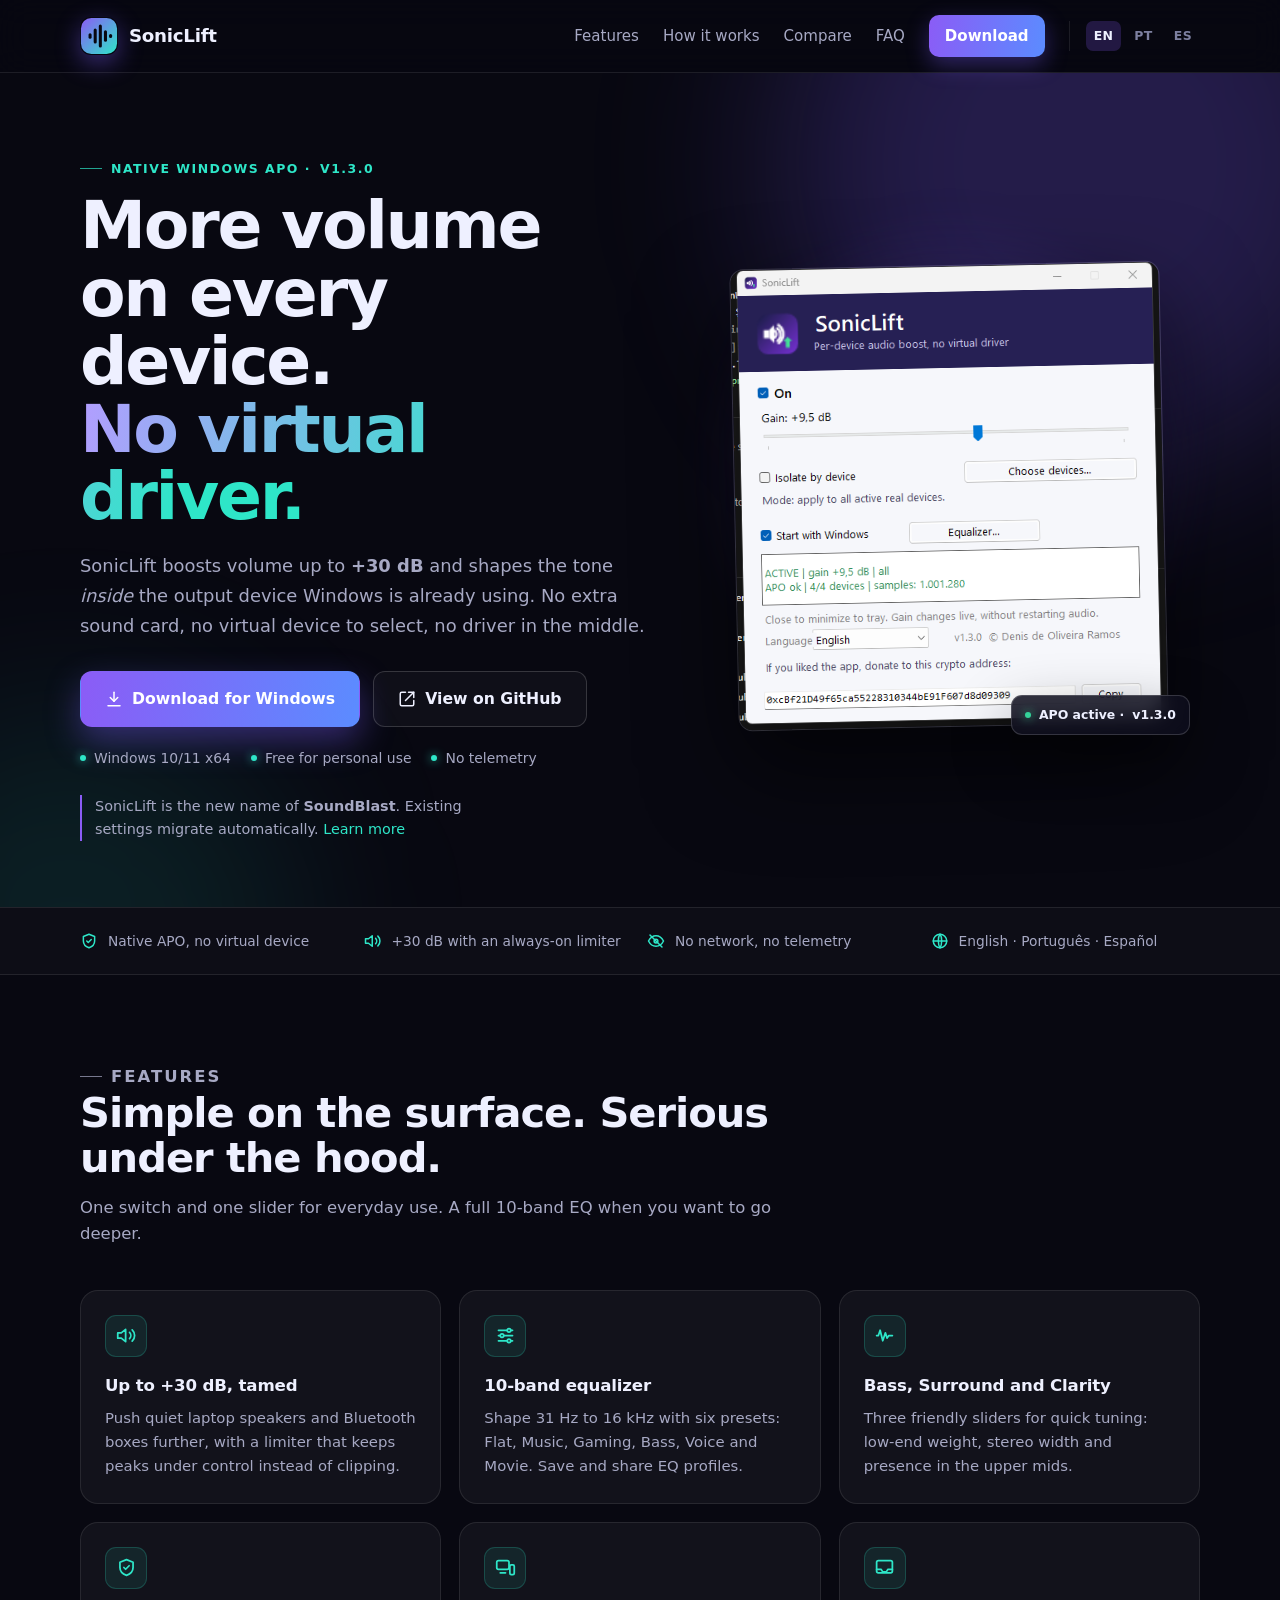
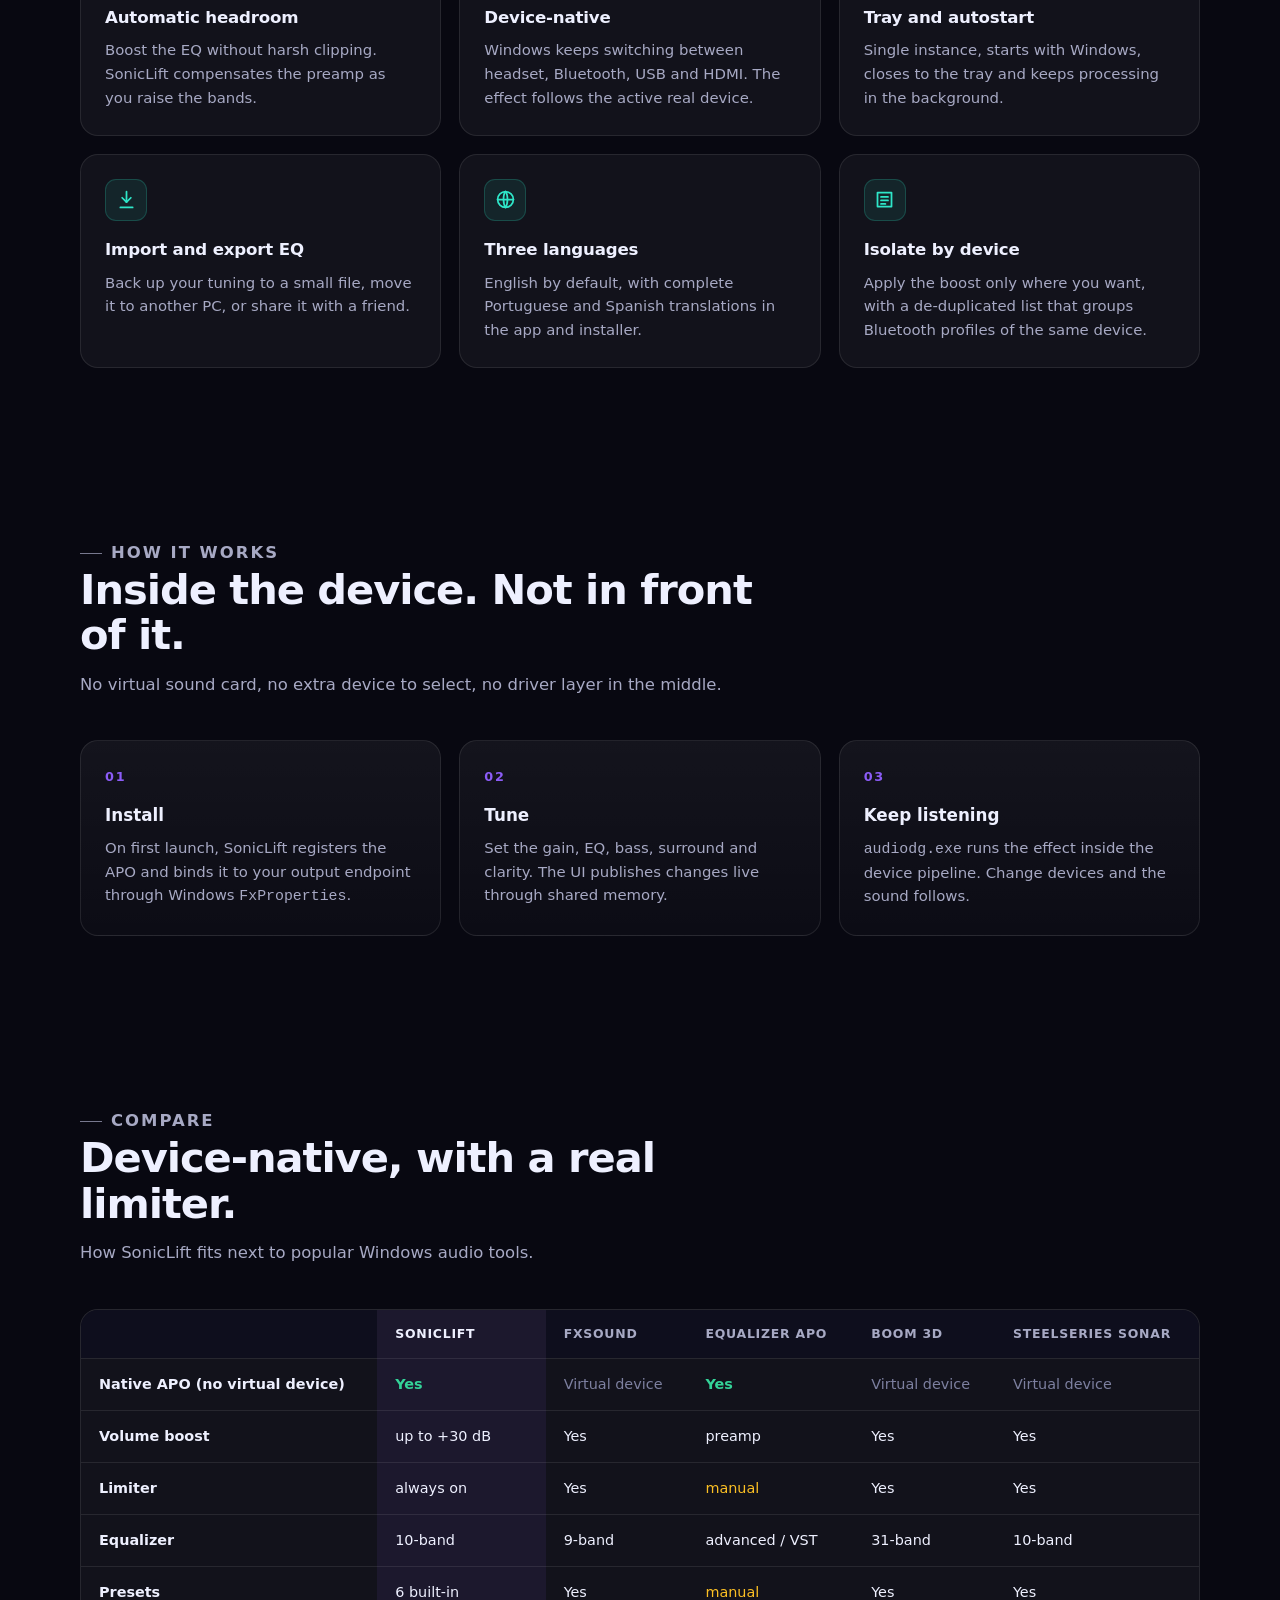
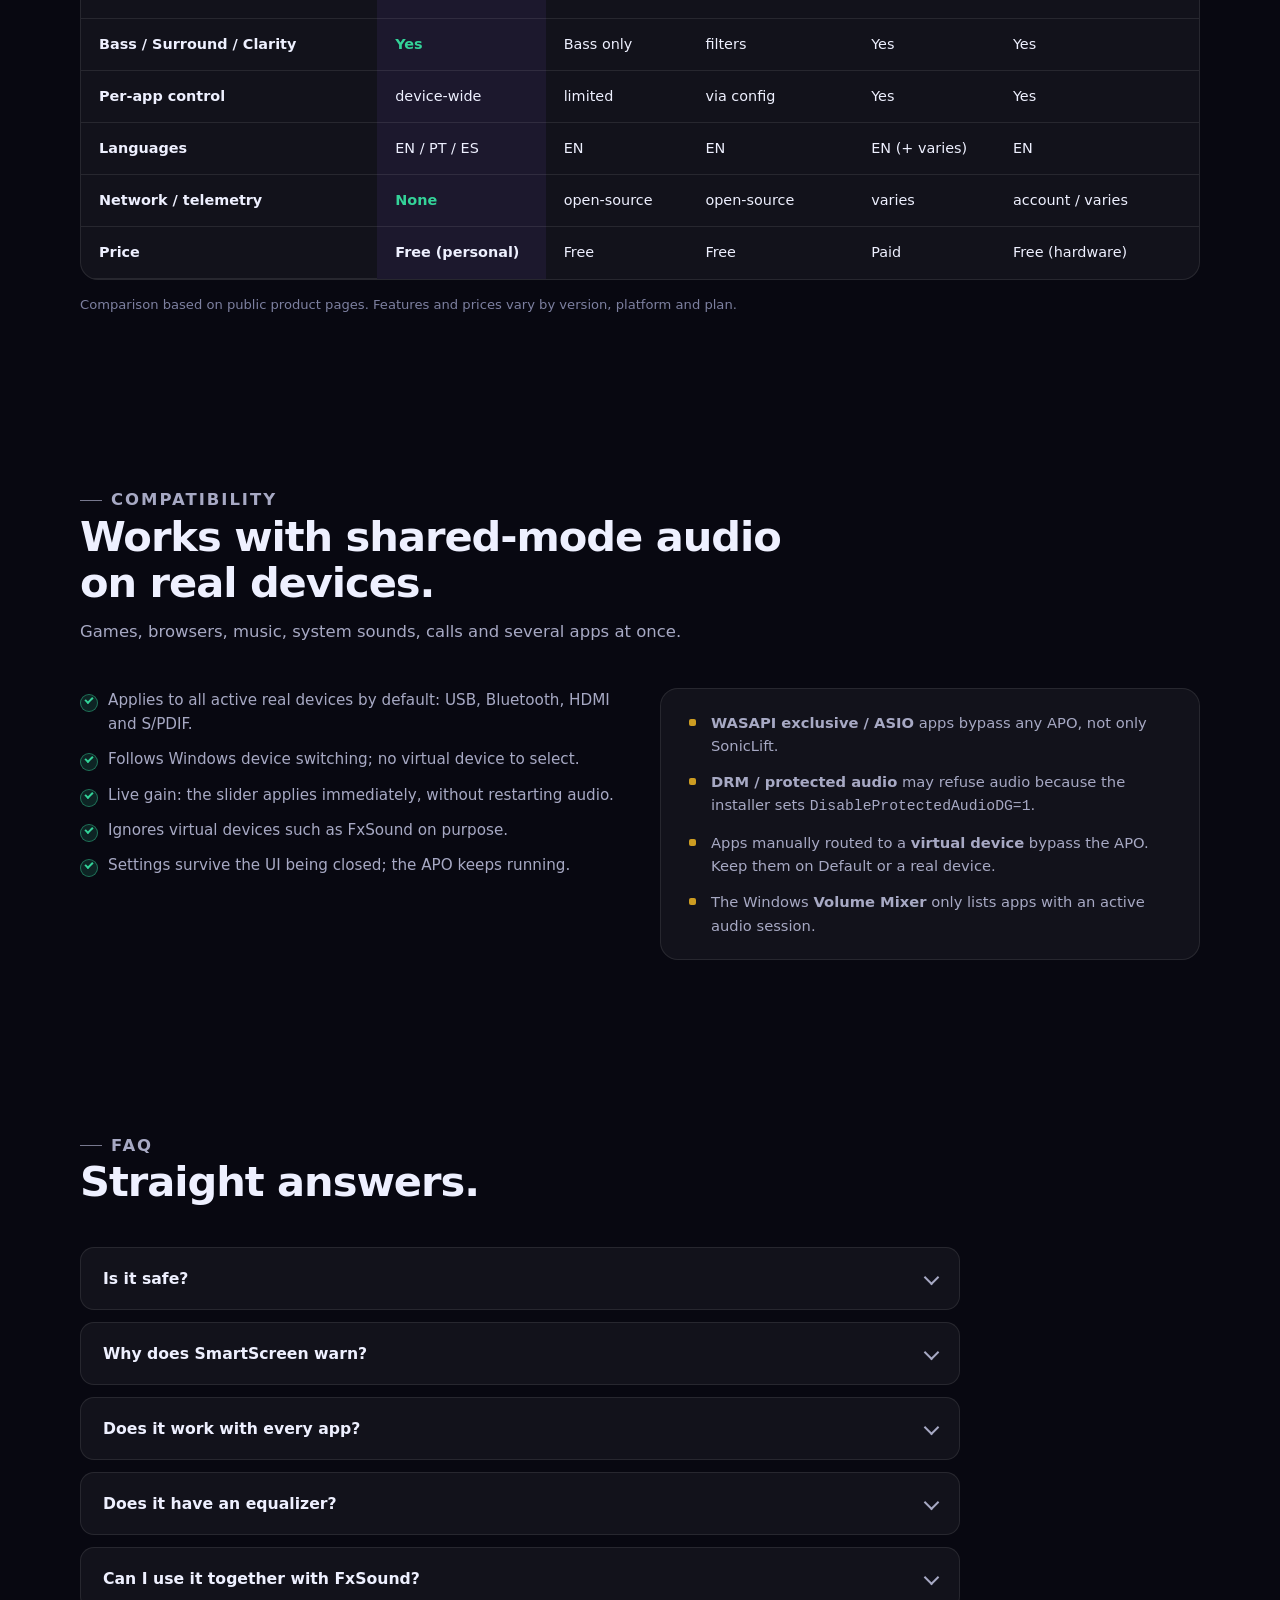
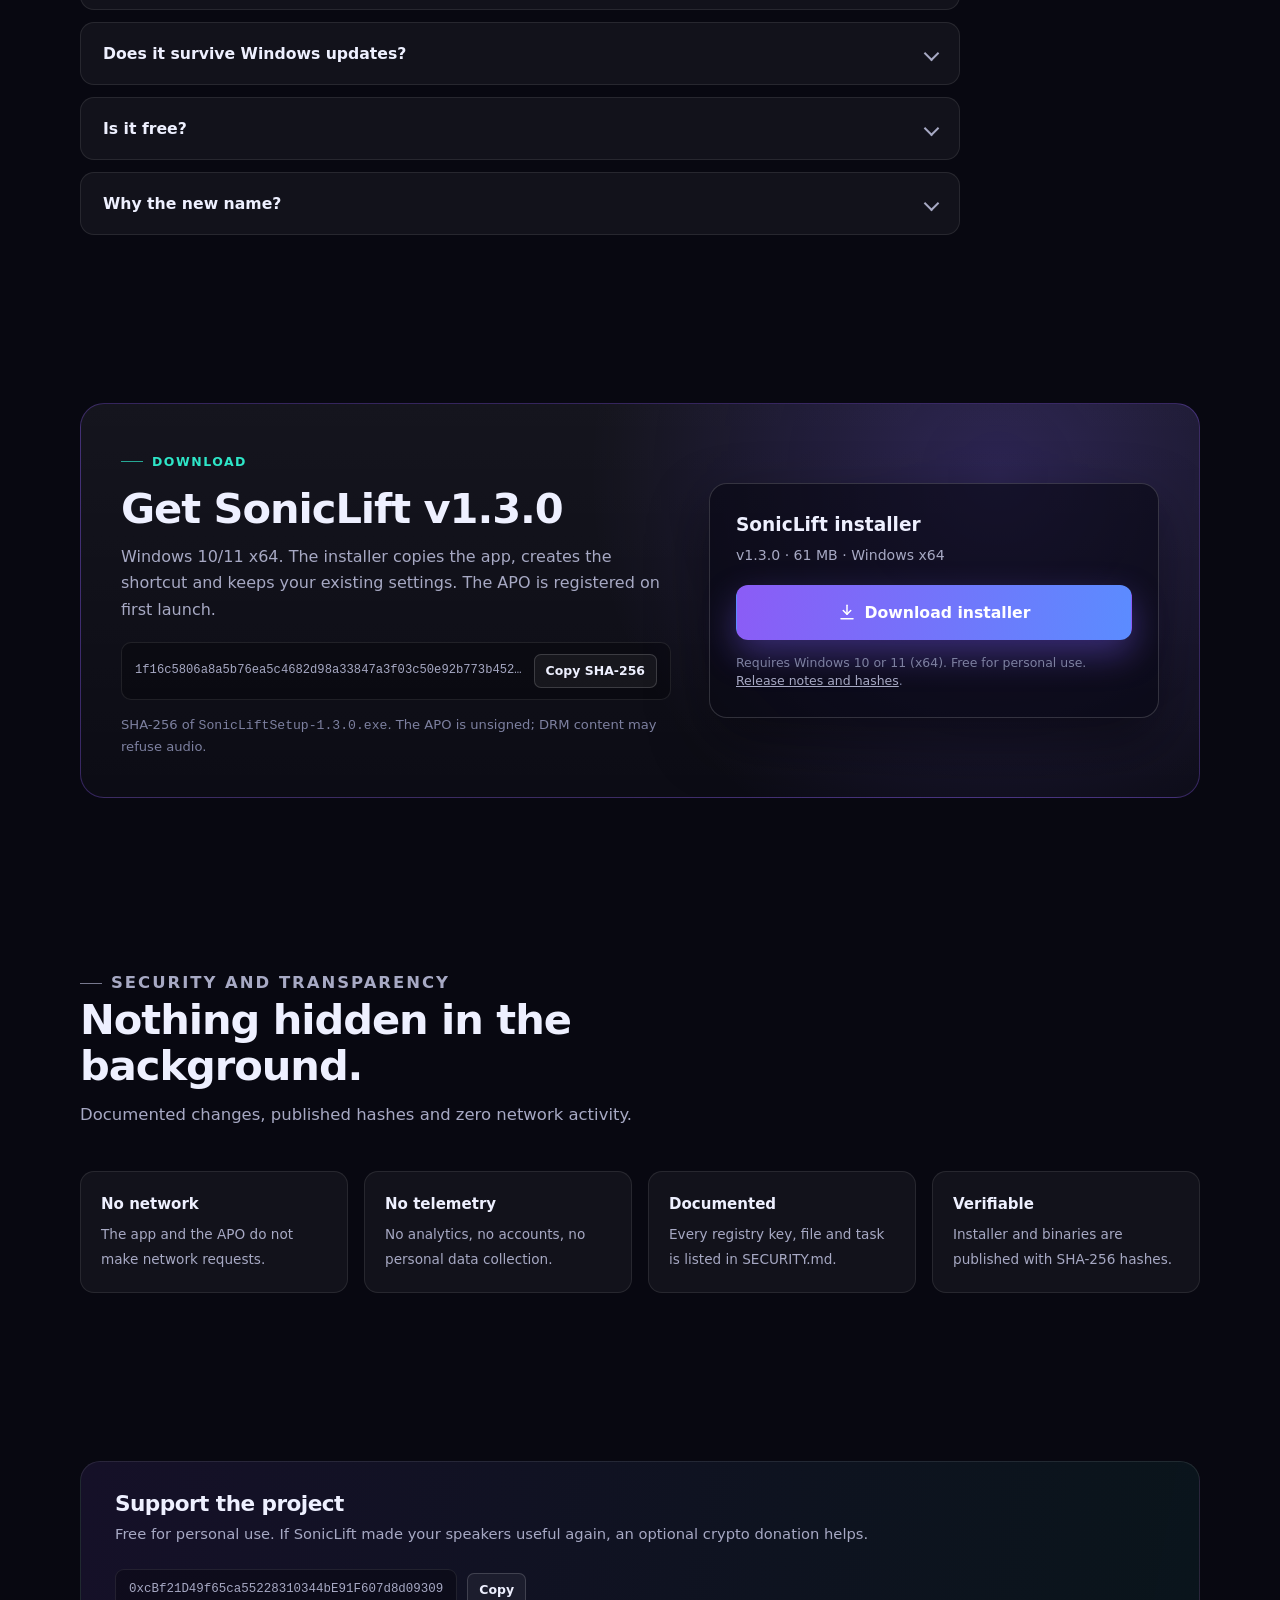
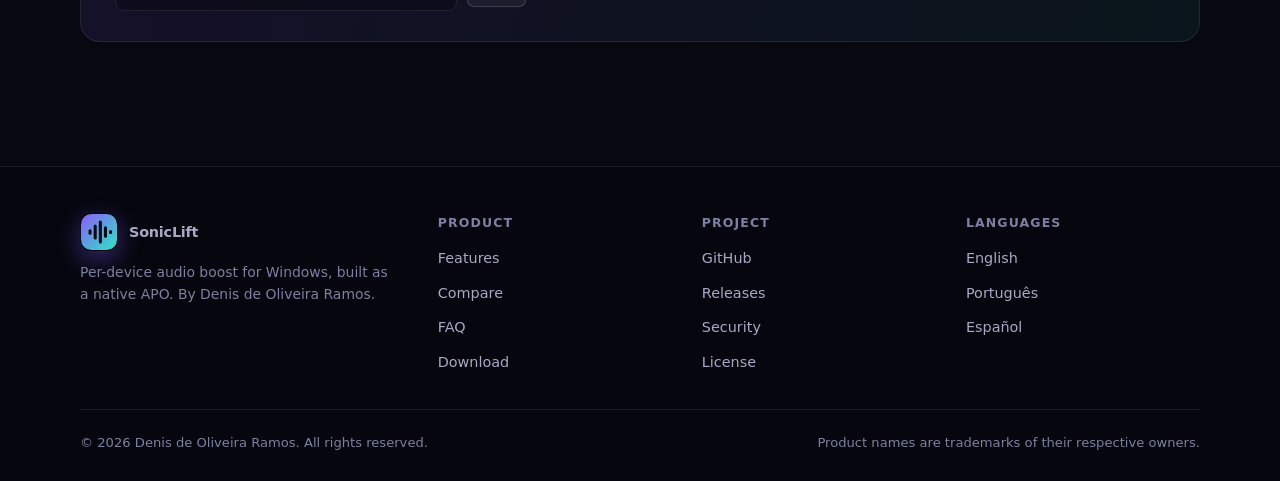
<file: docs/index.html>
<!doctype html>
<html lang="en">
<head>
  <meta charset="utf-8">
  <meta name="viewport" content="width=device-width, initial-scale=1">
  <script>document.documentElement.classList.add("js");</script>
  <title>SonicLift — More volume on every device, no virtual driver</title>
  <meta name="description" content="SonicLift is a native Windows APO that boosts volume up to +30 dB, with a 10-band EQ, bass, surround and clarity. No virtual driver, no telemetry. Free for personal use.">
  <meta name="theme-color" content="#080811">
  <link rel="canonical" href="https://denoso1993.github.io/soniclift/">
  <link rel="alternate" hreflang="en" href="https://denoso1993.github.io/soniclift/">
  <link rel="alternate" hreflang="pt" href="https://denoso1993.github.io/soniclift/pt/">
  <link rel="alternate" hreflang="es" href="https://denoso1993.github.io/soniclift/es/">
  <link rel="alternate" hreflang="x-default" href="https://denoso1993.github.io/soniclift/">
  <link rel="icon" href="assets/favicon.ico" sizes="any">
  <link rel="stylesheet" href="assets/style.css">
  <link rel="preload" as="image" href="assets/screenshot.png">

  <meta property="og:type" content="website">
  <meta property="og:site_name" content="SonicLift">
  <meta property="og:title" content="SonicLift — More volume on every device">
  <meta property="og:description" content="Native Windows APO. Up to +30 dB with a limiter, 10-band EQ, bass, surround and clarity. No virtual driver, no telemetry.">
  <meta property="og:url" content="https://denoso1993.github.io/soniclift/">
  <meta property="og:image" content="https://denoso1993.github.io/soniclift/assets/og-en.jpg">
  <meta property="og:image:width" content="1200">
  <meta property="og:image:height" content="630">
  <meta name="twitter:card" content="summary_large_image">
  <meta name="twitter:title" content="SonicLift — More volume on every device">
  <meta name="twitter:description" content="Native Windows APO. +30 dB, 10-band EQ, no virtual driver, no telemetry.">
  <meta name="twitter:image" content="https://denoso1993.github.io/soniclift/assets/og-en.jpg">

  <script type="application/ld+json">
  {
    "@context": "https://schema.org",
    "@type": "SoftwareApplication",
    "name": "SonicLift",
    "operatingSystem": "Windows 10, Windows 11",
    "applicationCategory": "MultimediaApplication",
    "softwareVersion": "1.3.0",
    "downloadUrl": "https://github.com/denoso1993/soniclift/releases/latest",
    "offers": { "@type": "Offer", "price": "0", "priceCurrency": "USD" },
    "author": { "@type": "Person", "name": "Denis de Oliveira Ramos" },
    "description": "Native Windows APO that boosts volume up to +30 dB with a limiter, 10-band equalizer, bass, surround and clarity. No virtual driver and no telemetry."
  }
  </script>
</head>
<body>
  <a class="skip" href="#main">Skip to content</a>

  <header class="site-header">
    <div class="wrap">
      <a class="brand" href="index.html" aria-label="SonicLift home">
        <svg class="logo-mark" viewBox="0 0 40 40" aria-hidden="true">
          <defs>
            <linearGradient id="lg" x1="0" y1="0" x2="1" y2="1">
              <stop offset="0" stop-color="#8b5cf6"/>
              <stop offset="1" stop-color="#2ee6c8"/>
            </linearGradient>
          </defs>
          <rect x="1" y="1" width="38" height="38" rx="11" fill="url(#lg)"/>
          <g fill="#080811">
            <rect x="9" y="17" width="3.2" height="6" rx="1.6"/>
            <rect x="14.4" y="12" width="3.2" height="16" rx="1.6"/>
            <rect x="19.8" y="8" width="3.2" height="24" rx="1.6"/>
            <rect x="25.2" y="14" width="3.2" height="12" rx="1.6"/>
            <rect x="30.6" y="18" width="3.2" height="4" rx="1.6"/>
          </g>
        </svg>
        <span>SonicLift</span>
      </a>

      <nav class="nav" id="nav" aria-label="Main">
        <a href="#features">Features</a>
        <a href="#how">How it works</a>
        <a href="#compare">Compare</a>
        <a href="#faq">FAQ</a>
        <a class="nav-cta" href="#download">Download</a>
        <div class="langs" aria-label="Language">
          <a href="index.html" aria-current="page">EN</a>
          <a href="pt/index.html" hreflang="pt" lang="pt">PT</a>
          <a href="es/index.html" hreflang="es" lang="es">ES</a>
        </div>
      </nav>

      <button class="nav-toggle" type="button" aria-expanded="false" aria-controls="nav" aria-label="Menu">
        <span></span><span></span><span></span>
      </button>
    </div>
  </header>

  <main id="main">
    <section class="hero">
      <div class="wrap hero-grid">
        <div>
          <p class="eyebrow">Native Windows APO · <span data-version>v1.3.0</span></p>
          <h1>More volume on every device.<br><span class="grad">No virtual driver.</span></h1>
          <p class="lede">
            SonicLift boosts volume up to <strong>+30 dB</strong> and shapes the tone
            <em>inside</em> the output device Windows is already using. No extra sound card,
            no virtual device to select, no driver in the middle.
          </p>

          <div class="actions">
            <a class="btn btn-primary" href="https://github.com/denoso1993/soniclift/releases/download/v1.3.0/SonicLiftSetup-1.3.0.exe">
              <svg viewBox="0 0 24 24" fill="none" stroke="currentColor" stroke-width="2" stroke-linecap="round" stroke-linejoin="round" aria-hidden="true"><path d="M12 3v12"/><path d="m7 10 5 5 5-5"/><path d="M4 21h16"/></svg>
              Download for Windows
            </a>
            <a class="btn btn-ghost" href="https://github.com/denoso1993/soniclift">
              <svg viewBox="0 0 24 24" fill="none" stroke="currentColor" stroke-width="2" stroke-linecap="round" stroke-linejoin="round" aria-hidden="true"><path d="M14 3h7v7"/><path d="M10 14 21 3"/><path d="M21 14v5a2 2 0 0 1-2 2H5a2 2 0 0 1-2-2V5a2 2 0 0 1 2-2h5"/></svg>
              View on GitHub
            </a>
          </div>

          <ul class="meta">
            <li><span class="dot"></span> Windows 10/11 x64</li>
            <li><span class="dot"></span> Free for personal use</li>
            <li><span class="dot"></span> No telemetry</li>
          </ul>

          <p class="rename">SonicLift is the new name of <strong>SoundBlast</strong>. Existing settings migrate automatically. <a href="#faq">Learn more</a></p>
        </div>

        <div class="shot">
          <div class="shot-glow" aria-hidden="true"></div>
          <img src="assets/screenshot.png" width="516" height="555" alt="SonicLift main window: on, gain +9.5 dB, APO active on 4 of 4 devices" loading="eager" fetchpriority="high">
          <div class="shot-badge"><span class="dot"></span> APO active · <span data-version>v1.3.0</span></div>
        </div>
      </div>
    </section>

    <div class="trust">
      <div class="wrap">
        <div class="trust-item">
          <svg viewBox="0 0 24 24" fill="none" stroke="currentColor" stroke-width="2" stroke-linecap="round" stroke-linejoin="round" aria-hidden="true"><path d="M12 3 4.5 6v6c0 4.5 3.2 7.5 7.5 9 4.3-1.5 7.5-4.5 7.5-9V6L12 3Z"/><path d="m9 12 2 2 4-4"/></svg>
          Native APO, no virtual device
        </div>
        <div class="trust-item">
          <svg viewBox="0 0 24 24" fill="none" stroke="currentColor" stroke-width="2" stroke-linecap="round" stroke-linejoin="round" aria-hidden="true"><path d="M11 5 6 9H2v6h4l5 4V5Z"/><path d="M15.5 8.5a5 5 0 0 1 0 7"/><path d="M18.5 5.5a9 9 0 0 1 0 13"/></svg>
          +30 dB with an always-on limiter
        </div>
        <div class="trust-item">
          <svg viewBox="0 0 24 24" fill="none" stroke="currentColor" stroke-width="2" stroke-linecap="round" stroke-linejoin="round" aria-hidden="true"><path d="M2 12s3.5-7 10-7 10 7 10 7-3.5 7-10 7S2 12 2 12Z"/><circle cx="12" cy="12" r="2.5"/><path d="m4 4 16 16"/></svg>
          No network, no telemetry
        </div>
        <div class="trust-item">
          <svg viewBox="0 0 24 24" fill="none" stroke="currentColor" stroke-width="2" stroke-linecap="round" stroke-linejoin="round" aria-hidden="true"><circle cx="12" cy="12" r="9"/><path d="M3 12h18"/><path d="M12 3c3 3.5 3 14 0 18"/><path d="M12 3c-3 3.5-3 14 0 18"/></svg>
          English · Português · Español
        </div>
      </div>
    </div>

    <section id="features" class="wrap">
      <div class="section-head reveal">
        <p class="eyebrow">Features</p>
        <h2>Simple on the surface. Serious under the hood.</h2>
        <p>One switch and one slider for everyday use. A full 10-band EQ when you want to go deeper.</p>
      </div>

      <div class="features">
        <article class="card reveal">
          <span class="ico"><svg viewBox="0 0 24 24" fill="none" stroke="currentColor" stroke-width="2" stroke-linecap="round" stroke-linejoin="round" aria-hidden="true"><path d="M11 5 6 9H2v6h4l5 4V5Z"/><path d="M15.5 8.5a5 5 0 0 1 0 7"/><path d="M18.5 5.5a9 9 0 0 1 0 13"/></svg></span>
          <h3>Up to +30 dB, tamed</h3>
          <p>Push quiet laptop speakers and Bluetooth boxes further, with a limiter that keeps peaks under control instead of clipping.</p>
        </article>

        <article class="card reveal">
          <span class="ico"><svg viewBox="0 0 24 24" fill="none" stroke="currentColor" stroke-width="2" stroke-linecap="round" stroke-linejoin="round" aria-hidden="true"><path d="M4 6h10M18 6h2M4 12h2M10 12h10M4 18h10M18 18h2"/><circle cx="16" cy="6" r="2"/><circle cx="8" cy="12" r="2"/><circle cx="16" cy="18" r="2"/></svg></span>
          <h3>10-band equalizer</h3>
          <p>Shape 31 Hz to 16 kHz with six presets: Flat, Music, Gaming, Bass, Voice and Movie. Save and share EQ profiles.</p>
        </article>

        <article class="card reveal">
          <span class="ico"><svg viewBox="0 0 24 24" fill="none" stroke="currentColor" stroke-width="2" stroke-linecap="round" stroke-linejoin="round" aria-hidden="true"><path d="M3 12h2l2-6 3 12 3-9 2 6 2-3h4"/></svg></span>
          <h3>Bass, Surround and Clarity</h3>
          <p>Three friendly sliders for quick tuning: low-end weight, stereo width and presence in the upper mids.</p>
        </article>

        <article class="card reveal">
          <span class="ico"><svg viewBox="0 0 24 24" fill="none" stroke="currentColor" stroke-width="2" stroke-linecap="round" stroke-linejoin="round" aria-hidden="true"><path d="M12 3 4.5 6v6c0 4.5 3.2 7.5 7.5 9 4.3-1.5 7.5-4.5 7.5-9V6L12 3Z"/><path d="m9 12 2 2 4-4"/></svg></span>
          <h3>Automatic headroom</h3>
          <p>Boost the EQ without harsh clipping. SonicLift compensates the preamp as you raise the bands.</p>
        </article>

        <article class="card reveal">
          <span class="ico"><svg viewBox="0 0 24 24" fill="none" stroke="currentColor" stroke-width="2" stroke-linecap="round" stroke-linejoin="round" aria-hidden="true"><rect x="2" y="4" width="14" height="10" rx="2"/><path d="M6 18h6"/><rect x="17" y="9" width="5" height="11" rx="1.5"/></svg></span>
          <h3>Device-native</h3>
          <p>Windows keeps switching between headset, Bluetooth, USB and HDMI. The effect follows the active real device.</p>
        </article>

        <article class="card reveal">
          <span class="ico"><svg viewBox="0 0 24 24" fill="none" stroke="currentColor" stroke-width="2" stroke-linecap="round" stroke-linejoin="round" aria-hidden="true"><rect x="3" y="4" width="18" height="14" rx="2"/><path d="M3 14h5l2 3h4l2-3h5"/></svg></span>
          <h3>Tray and autostart</h3>
          <p>Single instance, starts with Windows, closes to the tray and keeps processing in the background.</p>
        </article>

        <article class="card reveal">
          <span class="ico"><svg viewBox="0 0 24 24" fill="none" stroke="currentColor" stroke-width="2" stroke-linecap="round" stroke-linejoin="round" aria-hidden="true"><path d="M12 3v12"/><path d="m7 10 5 5 5-5"/><path d="M5 21h14"/></svg></span>
          <h3>Import and export EQ</h3>
          <p>Back up your tuning to a small file, move it to another PC, or share it with a friend.</p>
        </article>

        <article class="card reveal">
          <span class="ico"><svg viewBox="0 0 24 24" fill="none" stroke="currentColor" stroke-width="2" stroke-linecap="round" stroke-linejoin="round" aria-hidden="true"><circle cx="12" cy="12" r="9"/><path d="M3 12h18"/><path d="M12 3c3 3.5 3 14 0 18"/><path d="M12 3c-3 3.5-3 14 0 18"/></svg></span>
          <h3>Three languages</h3>
          <p>English by default, with complete Portuguese and Spanish translations in the app and installer.</p>
        </article>

        <article class="card reveal">
          <span class="ico"><svg viewBox="0 0 24 24" fill="none" stroke="currentColor" stroke-width="2" stroke-linecap="round" stroke-linejoin="round" aria-hidden="true"><path d="M4 4h16v16H4z"/><path d="M8 9h8M8 13h8M8 17h5"/></svg></span>
          <h3>Isolate by device</h3>
          <p>Apply the boost only where you want, with a de-duplicated list that groups Bluetooth profiles of the same device.</p>
        </article>
      </div>
    </section>

    <section id="how">
      <div class="wrap">
        <div class="section-head reveal">
          <p class="eyebrow">How it works</p>
          <h2>Inside the device. Not in front of it.</h2>
          <p>No virtual sound card, no extra device to select, no driver layer in the middle.</p>
        </div>

        <div class="steps">
          <article class="step reveal">
            <h3>Install</h3>
            <p>On first launch, SonicLift registers the APO and binds it to your output endpoint through Windows <code>FxProperties</code>.</p>
          </article>
          <article class="step reveal">
            <h3>Tune</h3>
            <p>Set the gain, EQ, bass, surround and clarity. The UI publishes changes live through shared memory.</p>
          </article>
          <article class="step reveal">
            <h3>Keep listening</h3>
            <p><code>audiodg.exe</code> runs the effect inside the device pipeline. Change devices and the sound follows.</p>
          </article>
        </div>
      </div>
    </section>

    <section id="compare" class="wrap">
      <div class="section-head reveal">
        <p class="eyebrow">Compare</p>
        <h2>Device-native, with a real limiter.</h2>
        <p>How SonicLift fits next to popular Windows audio tools.</p>
      </div>

      <div class="table-wrap reveal">
        <table>
          <thead>
            <tr>
              <th scope="col"></th>
              <th scope="col" class="own">SonicLift</th>
              <th scope="col">FxSound</th>
              <th scope="col">Equalizer APO</th>
              <th scope="col">Boom 3D</th>
              <th scope="col">SteelSeries Sonar</th>
            </tr>
          </thead>
          <tbody>
            <tr>
              <th scope="row">Native APO (no virtual device)</th>
              <td class="own"><span class="yes">Yes</span></td>
              <td><span class="no">Virtual device</span></td>
              <td><span class="yes">Yes</span></td>
              <td><span class="no">Virtual device</span></td>
              <td><span class="no">Virtual device</span></td>
            </tr>
            <tr>
              <th scope="row">Volume boost</th>
              <td class="own">up to +30 dB</td>
              <td>Yes</td>
              <td>preamp</td>
              <td>Yes</td>
              <td>Yes</td>
            </tr>
            <tr>
              <th scope="row">Limiter</th>
              <td class="own">always on</td>
              <td>Yes</td>
              <td><span class="partial">manual</span></td>
              <td>Yes</td>
              <td>Yes</td>
            </tr>
            <tr>
              <th scope="row">Equalizer</th>
              <td class="own">10-band</td>
              <td>9-band</td>
              <td>advanced / VST</td>
              <td>31-band</td>
              <td>10-band</td>
            </tr>
            <tr>
              <th scope="row">Presets</th>
              <td class="own">6 built-in</td>
              <td>Yes</td>
              <td><span class="partial">manual</span></td>
              <td>Yes</td>
              <td>Yes</td>
            </tr>
            <tr>
              <th scope="row">Bass / Surround / Clarity</th>
              <td class="own"><span class="yes">Yes</span></td>
              <td>Bass only</td>
              <td>filters</td>
              <td>Yes</td>
              <td>Yes</td>
            </tr>
            <tr>
              <th scope="row">Per-app control</th>
              <td class="own">device-wide</td>
              <td>limited</td>
              <td>via config</td>
              <td>Yes</td>
              <td>Yes</td>
            </tr>
            <tr>
              <th scope="row">Languages</th>
              <td class="own">EN / PT / ES</td>
              <td>EN</td>
              <td>EN</td>
              <td>EN (+ varies)</td>
              <td>EN</td>
            </tr>
            <tr>
              <th scope="row">Network / telemetry</th>
              <td class="own"><span class="yes">None</span></td>
              <td>open-source</td>
              <td>open-source</td>
              <td>varies</td>
              <td>account / varies</td>
            </tr>
            <tr>
              <th scope="row">Price</th>
              <td class="own"><strong>Free (personal)</strong></td>
              <td>Free</td>
              <td>Free</td>
              <td>Paid</td>
              <td>Free (hardware)</td>
            </tr>
          </tbody>
        </table>
      </div>
      <p class="note">Comparison based on public product pages. Features and prices vary by version, platform and plan.</p>
    </section>

    <section id="compatibility">
      <div class="wrap">
        <div class="section-head reveal">
          <p class="eyebrow">Compatibility</p>
          <h2>Works with shared-mode audio on real devices.</h2>
          <p>Games, browsers, music, system sounds, calls and several apps at once.</p>
        </div>

        <div class="split">
          <ul class="checklist reveal">
            <li>Applies to all active real devices by default: USB, Bluetooth, HDMI and S/PDIF.</li>
            <li>Follows Windows device switching; no virtual device to select.</li>
            <li>Live gain: the slider applies immediately, without restarting audio.</li>
            <li>Ignores virtual devices such as FxSound on purpose.</li>
            <li>Settings survive the UI being closed; the APO keeps running.</li>
          </ul>

          <ul class="limits reveal">
            <li><strong>WASAPI exclusive / ASIO</strong> apps bypass any APO, not only SonicLift.</li>
            <li><strong>DRM / protected audio</strong> may refuse audio because the installer sets <code>DisableProtectedAudioDG=1</code>.</li>
            <li>Apps manually routed to a <strong>virtual device</strong> bypass the APO. Keep them on Default or a real device.</li>
            <li>The Windows <strong>Volume Mixer</strong> only lists apps with an active audio session.</li>
          </ul>
        </div>
      </div>
    </section>

    <section id="faq" class="wrap">
      <div class="section-head reveal">
        <p class="eyebrow">FAQ</p>
        <h2>Straight answers.</h2>
      </div>

      <div class="faq">
        <details class="reveal">
          <summary>Is it safe?</summary>
          <p>The code is proprietary, but it is transparent about what it changes. Every registry key, file and scheduled task is documented in <a href="https://github.com/denoso1993/soniclift/blob/main/SECURITY.md">SECURITY.md</a>. There is no network access, no telemetry and no data collection. Verify the installer hash before running.</p>
        </details>

        <details class="reveal">
          <summary>Why does SmartScreen warn?</summary>
          <p>The binaries are not code-signed yet, so Windows shows the standard warning. The installer is distributed only through the official GitHub release, with a published SHA-256 hash.</p>
        </details>

        <details class="reveal">
          <summary>Does it work with every app?</summary>
          <p>It processes shared-mode audio on real output devices: games, browsers, music, system sounds and communication apps. Apps using WASAPI exclusive or ASIO, and apps routed to a virtual device, are the exceptions.</p>
        </details>

        <details class="reveal">
          <summary>Does it have an equalizer?</summary>
          <p>Yes. A 10-band EQ from 31 Hz to 16 kHz with six presets, plus Bass, Surround and Clarity sliders and automatic headroom. You can also import and export EQ profiles.</p>
        </details>

        <details class="reveal">
          <summary>Can I use it together with FxSound?</summary>
          <p>Technically yes, but avoid routing apps to FxSound's virtual device. Since SonicLift replaces that role, uninstalling FxSound is recommended.</p>
        </details>

        <details class="reveal">
          <summary>Does it survive Windows updates?</summary>
          <p>Windows updates and driver installs can reset <code>FxProperties</code>. If audio stops being processed, open SonicLift and reapply the APO.</p>
        </details>

        <details class="reveal">
          <summary>Is it free?</summary>
          <p>Free for personal use, with an optional donation. Commercial use requires a separate license.</p>
        </details>

        <details class="reveal">
          <summary>Why the new name?</summary>
          <p>SonicLift is the new name of SoundBlast. It is the same app with a clearer identity. On first run, existing settings, EQ profiles and device bindings are migrated automatically.</p>
        </details>
      </div>
    </section>

    <section id="download" class="wrap">
      <div class="download reveal">
        <div class="download-grid">
          <div>
            <p class="eyebrow">Download</p>
            <h2>Get SonicLift <span data-version>v1.3.0</span></h2>
            <p class="lede">Windows 10/11 x64. The installer copies the app, creates the shortcut and keeps your existing settings. The APO is registered on first launch.</p>

            <div class="hash-box">
              <code>1f16c5806a8a5b76ea5c4682d98a33847a3f03c50e92b773b45222ce62a76ea8</code>
              <button class="copy-btn" type="button" data-copy="1f16c5806a8a5b76ea5c4682d98a33847a3f03c50e92b773b45222ce62a76ea8" data-copied="Copied">Copy SHA-256</button>
            </div>
            <p class="note">SHA-256 of <code>SonicLiftSetup-1.3.0.exe</code>. The APO is unsigned; DRM content may refuse audio.</p>
          </div>

          <div class="download-card">
            <h3>SonicLift installer</h3>
            <p class="sub"><span data-version>v1.3.0</span> · 61 MB · Windows x64</p>
            <a class="btn btn-primary" href="https://github.com/denoso1993/soniclift/releases/download/v1.3.0/SonicLiftSetup-1.3.0.exe">
              <svg viewBox="0 0 24 24" fill="none" stroke="currentColor" stroke-width="2" stroke-linecap="round" stroke-linejoin="round" aria-hidden="true"><path d="M12 3v12"/><path d="m7 10 5 5 5-5"/><path d="M4 21h16"/></svg>
              Download installer
            </a>
            <p class="fine">Requires Windows 10 or 11 (x64). Free for personal use. <a href="https://github.com/denoso1993/soniclift/releases">Release notes and hashes</a>.</p>
          </div>
        </div>
      </div>
    </section>

    <section id="security" class="wrap">
      <div class="section-head reveal">
        <p class="eyebrow">Security and transparency</p>
        <h2>Nothing hidden in the background.</h2>
        <p>Documented changes, published hashes and zero network activity.</p>
      </div>

      <div class="cards-4">
        <div class="mini reveal"><strong>No network</strong><span>The app and the APO do not make network requests.</span></div>
        <div class="mini reveal"><strong>No telemetry</strong><span>No analytics, no accounts, no personal data collection.</span></div>
        <div class="mini reveal"><strong>Documented</strong><span>Every registry key, file and task is listed in SECURITY.md.</span></div>
        <div class="mini reveal"><strong>Verifiable</strong><span>Installer and binaries are published with SHA-256 hashes.</span></div>
      </div>
    </section>

    <section class="wrap">
      <div class="donate reveal">
        <div>
          <h2>Support the project</h2>
          <p>Free for personal use. If SonicLift made your speakers useful again, an optional crypto donation helps.</p>
        </div>
        <div class="wallet">
          <code>0xcBf21D49f65ca55228310344bE91F607d8d09309</code>
          <button class="copy-btn" type="button" data-copy="0xcBf21D49f65ca55228310344bE91F607d8d09309" data-copied="Copied">Copy</button>
        </div>
      </div>
    </section>
  </main>

  <footer class="footer">
    <div class="wrap">
      <div class="footer-grid">
        <div>
          <a class="brand" href="index.html">
            <svg class="logo-mark" viewBox="0 0 40 40" aria-hidden="true">
              <defs>
                <linearGradient id="lg2" x1="0" y1="0" x2="1" y2="1">
                  <stop offset="0" stop-color="#8b5cf6"/>
                  <stop offset="1" stop-color="#2ee6c8"/>
                </linearGradient>
              </defs>
              <rect x="1" y="1" width="38" height="38" rx="11" fill="url(#lg2)"/>
              <g fill="#080811">
                <rect x="9" y="17" width="3.2" height="6" rx="1.6"/>
                <rect x="14.4" y="12" width="3.2" height="16" rx="1.6"/>
                <rect x="19.8" y="8" width="3.2" height="24" rx="1.6"/>
                <rect x="25.2" y="14" width="3.2" height="12" rx="1.6"/>
                <rect x="30.6" y="18" width="3.2" height="4" rx="1.6"/>
              </g>
            </svg>
            <span>SonicLift</span>
          </a>
          <p>Per-device audio boost for Windows, built as a native APO. By Denis de Oliveira Ramos.</p>
        </div>

        <div>
          <h4>Product</h4>
          <ul>
            <li><a href="#features">Features</a></li>
            <li><a href="#compare">Compare</a></li>
            <li><a href="#faq">FAQ</a></li>
            <li><a href="#download">Download</a></li>
          </ul>
        </div>

        <div>
          <h4>Project</h4>
          <ul>
            <li><a href="https://github.com/denoso1993/soniclift">GitHub</a></li>
            <li><a href="https://github.com/denoso1993/soniclift/releases">Releases</a></li>
            <li><a href="https://github.com/denoso1993/soniclift/blob/main/SECURITY.md">Security</a></li>
            <li><a href="https://github.com/denoso1993/soniclift/blob/main/LICENSE">License</a></li>
          </ul>
        </div>

        <div>
          <h4>Languages</h4>
          <ul>
            <li><a href="index.html" aria-current="page">English</a></li>
            <li><a href="pt/index.html" hreflang="pt" lang="pt">Português</a></li>
            <li><a href="es/index.html" hreflang="es" lang="es">Español</a></li>
          </ul>
        </div>
      </div>

      <div class="footer-bottom">
        <span>© <span data-year>2026</span> Denis de Oliveira Ramos. All rights reserved.</span>
        <span>Product names are trademarks of their respective owners.</span>
      </div>
    </div>
  </footer>

  <script src="assets/app.js" defer></script>
</body>
</html>
</file>
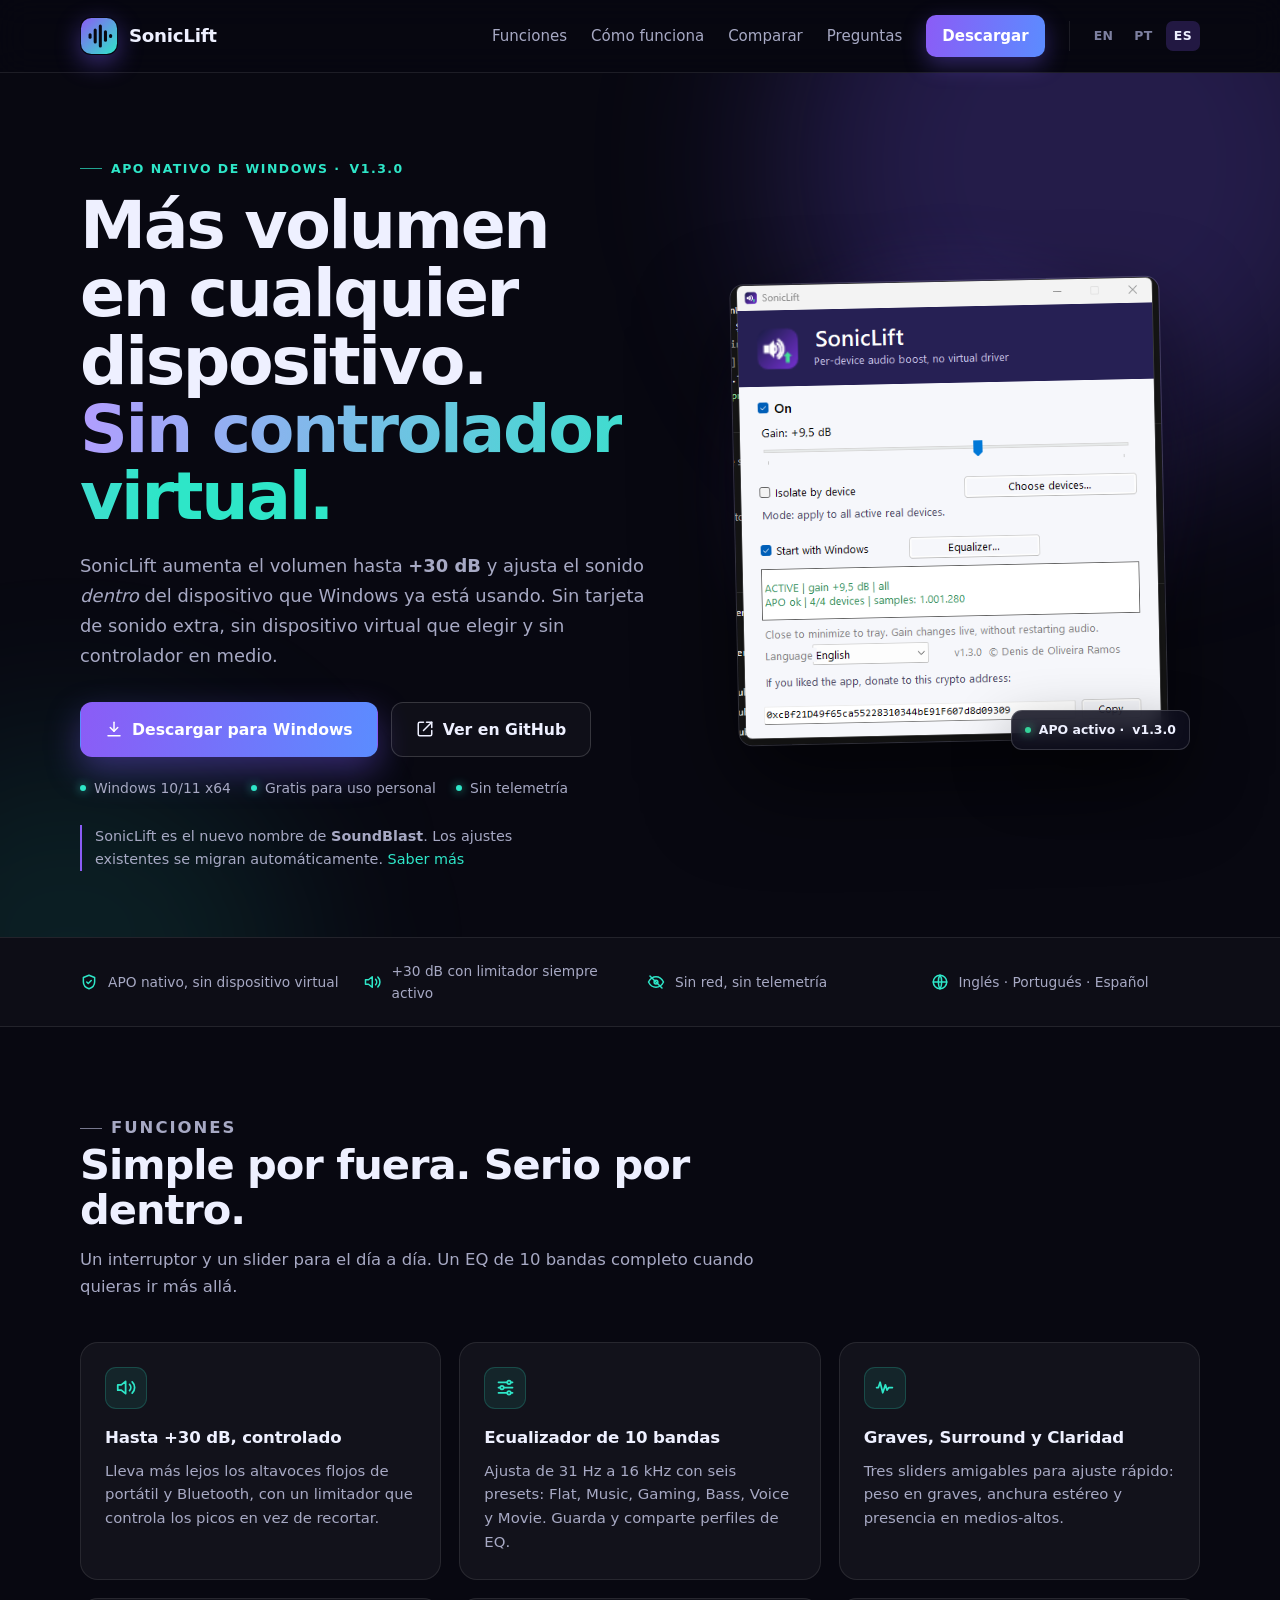
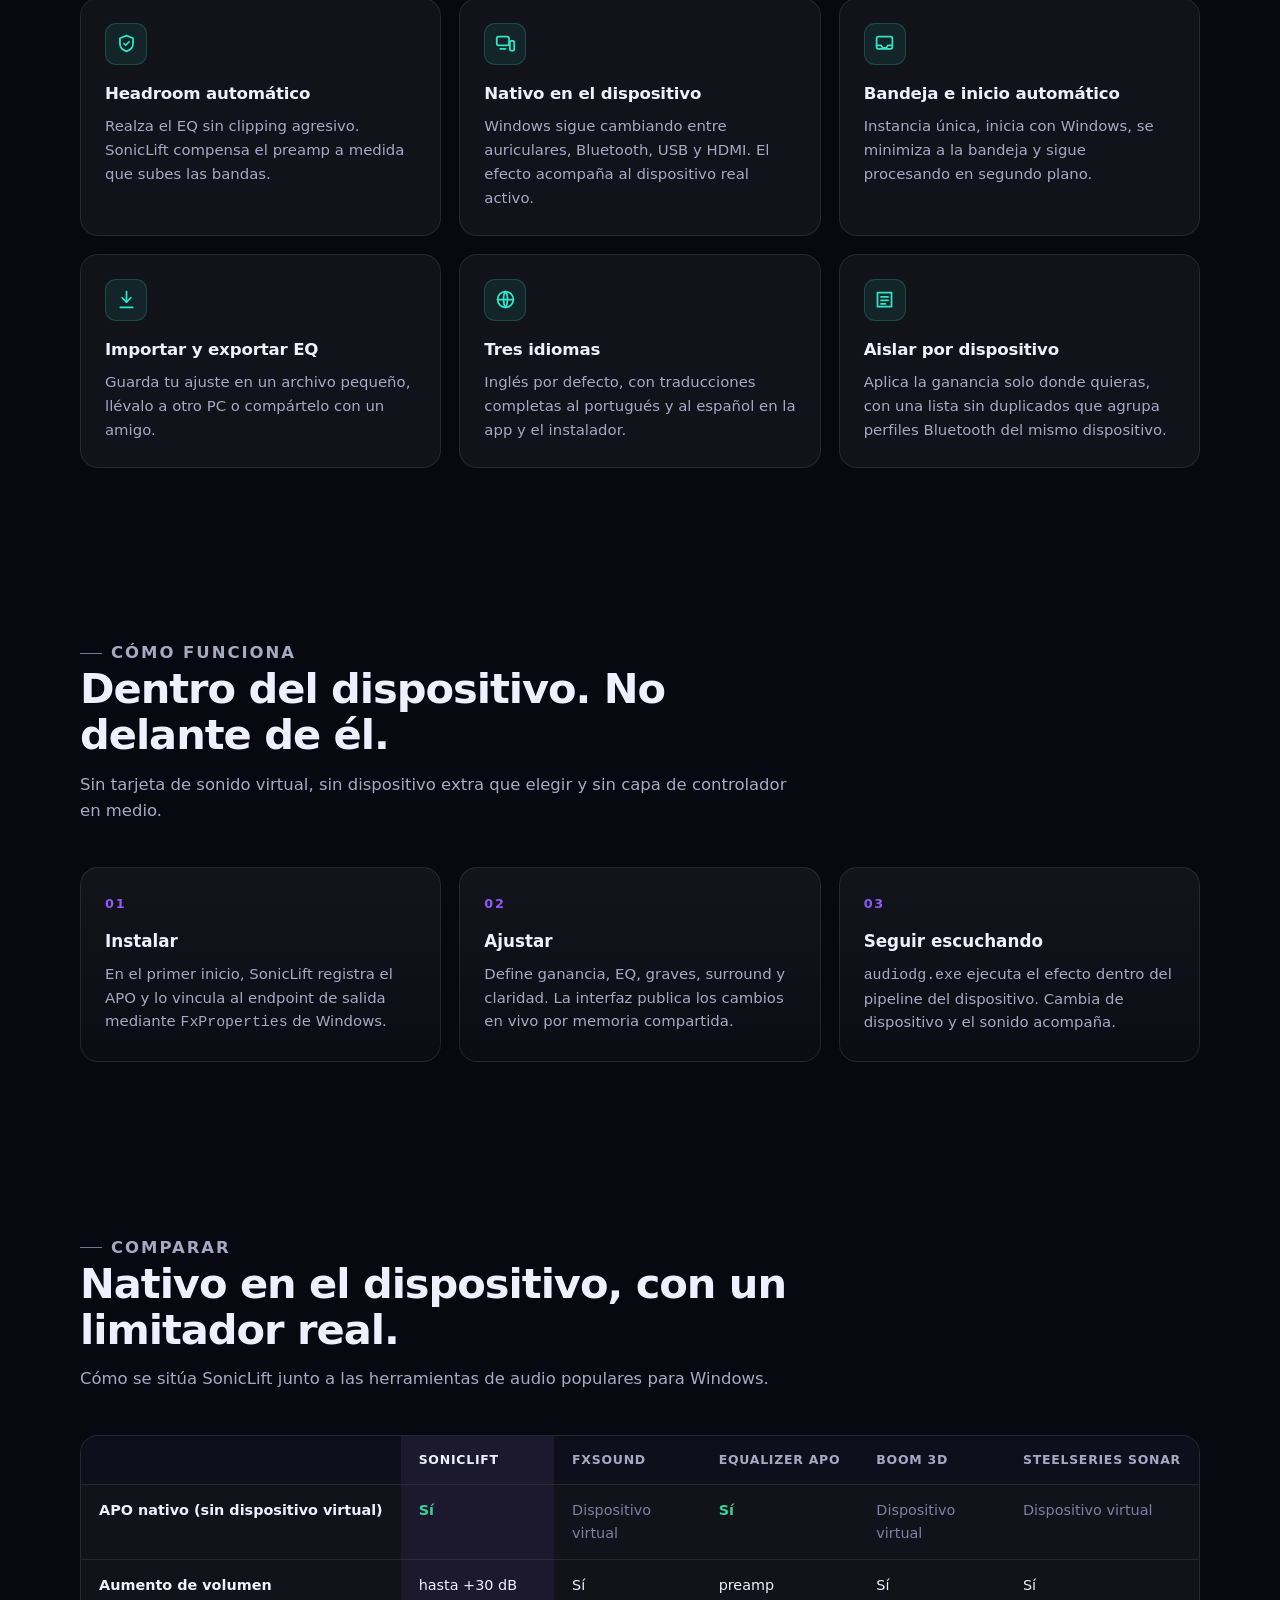
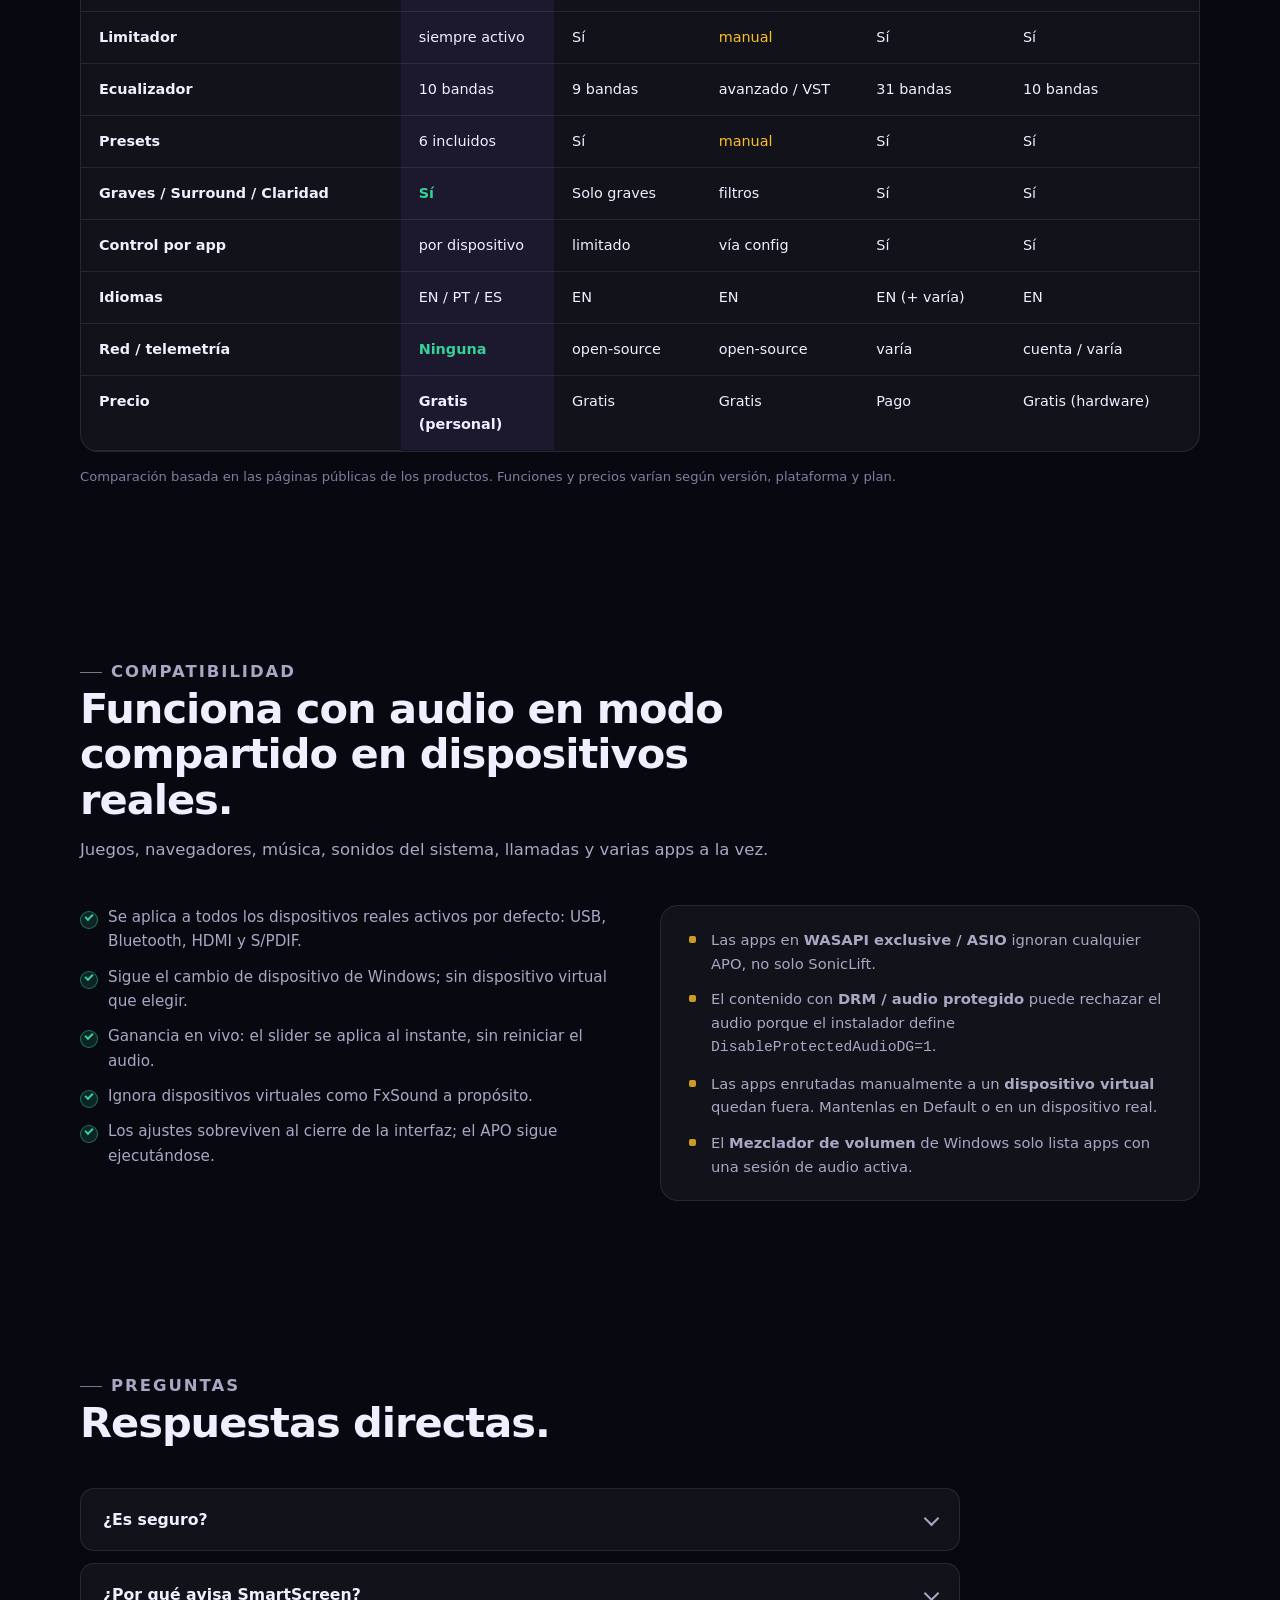
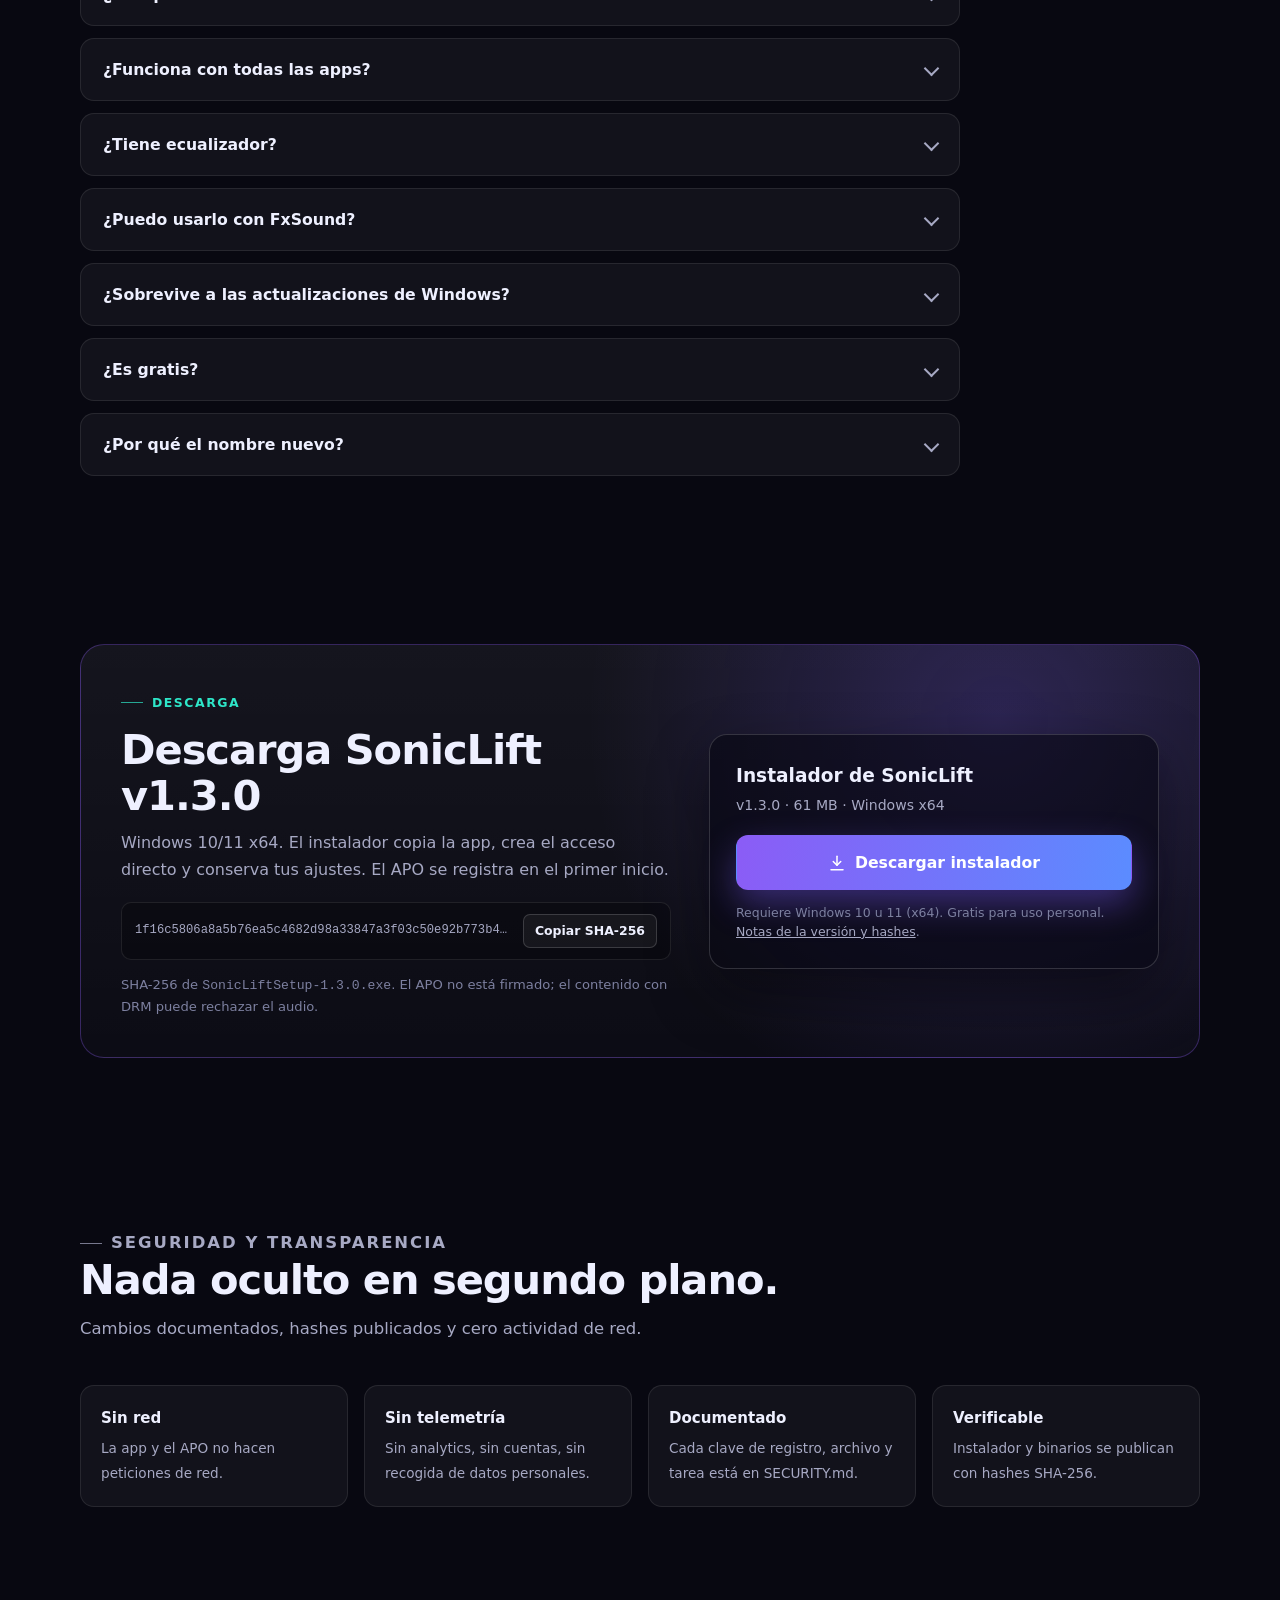
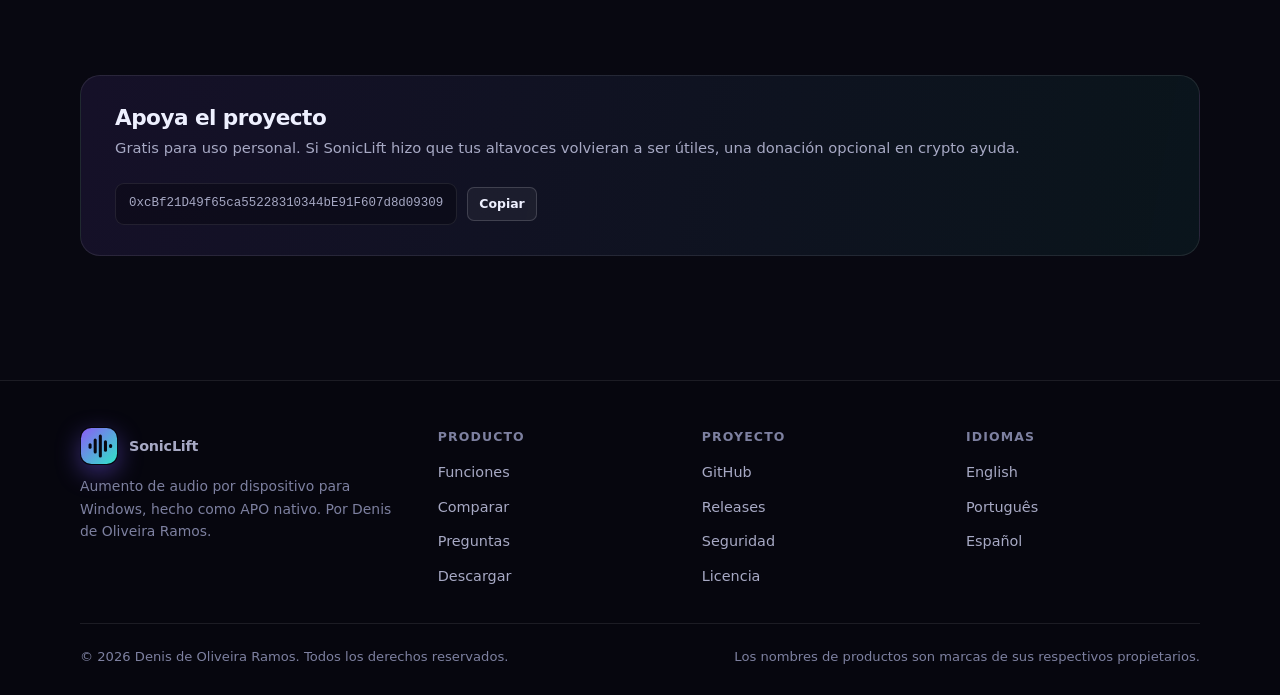
<file: docs/es/index.html>
<!doctype html>
<html lang="es">
<head>
  <meta charset="utf-8">
  <meta name="viewport" content="width=device-width, initial-scale=1">
  <script>document.documentElement.classList.add("js");</script>
  <title>SonicLift — Más volumen en cualquier dispositivo, sin controlador virtual</title>
  <meta name="description" content="SonicLift es un APO nativo de Windows que aumenta el volumen hasta +30 dB, con EQ de 10 bandas, graves, surround y claridad. Sin controlador virtual, sin telemetría. Gratis para uso personal.">
  <meta name="theme-color" content="#080811">
  <link rel="canonical" href="https://denoso1993.github.io/soniclift/es/">
  <link rel="alternate" hreflang="en" href="https://denoso1993.github.io/soniclift/">
  <link rel="alternate" hreflang="pt" href="https://denoso1993.github.io/soniclift/pt/">
  <link rel="alternate" hreflang="es" href="https://denoso1993.github.io/soniclift/es/">
  <link rel="alternate" hreflang="x-default" href="https://denoso1993.github.io/soniclift/">
  <link rel="icon" href="../assets/favicon.ico" sizes="any">
  <link rel="stylesheet" href="../assets/style.css">
  <link rel="preload" as="image" href="../assets/screenshot.png">

  <meta property="og:type" content="website">
  <meta property="og:site_name" content="SonicLift">
  <meta property="og:title" content="SonicLift — Más volumen en cualquier dispositivo">
  <meta property="og:description" content="APO nativo de Windows. Hasta +30 dB con limitador, EQ de 10 bandas, graves, surround y claridad. Sin controlador virtual, sin telemetría.">
  <meta property="og:url" content="https://denoso1993.github.io/soniclift/es/">
  <meta property="og:image" content="https://denoso1993.github.io/soniclift/assets/og-es.jpg">
  <meta property="og:image:width" content="1200">
  <meta property="og:image:height" content="630">
  <meta name="twitter:card" content="summary_large_image">
  <meta name="twitter:title" content="SonicLift — Más volumen en cualquier dispositivo">
  <meta name="twitter:description" content="APO nativo de Windows. +30 dB, EQ de 10 bandas, sin controlador virtual, sin telemetría.">
  <meta name="twitter:image" content="https://denoso1993.github.io/soniclift/assets/og-es.jpg">

  <script type="application/ld+json">
  {
    "@context": "https://schema.org",
    "@type": "SoftwareApplication",
    "name": "SonicLift",
    "operatingSystem": "Windows 10, Windows 11",
    "applicationCategory": "MultimediaApplication",
    "softwareVersion": "1.3.0",
    "downloadUrl": "https://github.com/denoso1993/soniclift/releases/latest",
    "offers": { "@type": "Offer", "price": "0", "priceCurrency": "USD" },
    "author": { "@type": "Person", "name": "Denis de Oliveira Ramos" },
    "description": "APO nativo de Windows que aumenta el volumen hasta +30 dB con limitador, ecualizador de 10 bandas, graves, surround y claridad. Sin controlador virtual y sin telemetría."
  }
  </script>
</head>
<body>
  <a class="skip" href="#main">Ir al contenido</a>

  <header class="site-header">
    <div class="wrap">
      <a class="brand" href="../index.html" aria-label="SonicLift — inicio">
        <svg class="logo-mark" viewBox="0 0 40 40" aria-hidden="true">
          <defs>
            <linearGradient id="lg" x1="0" y1="0" x2="1" y2="1">
              <stop offset="0" stop-color="#8b5cf6"/>
              <stop offset="1" stop-color="#2ee6c8"/>
            </linearGradient>
          </defs>
          <rect x="1" y="1" width="38" height="38" rx="11" fill="url(#lg)"/>
          <g fill="#080811">
            <rect x="9" y="17" width="3.2" height="6" rx="1.6"/>
            <rect x="14.4" y="12" width="3.2" height="16" rx="1.6"/>
            <rect x="19.8" y="8" width="3.2" height="24" rx="1.6"/>
            <rect x="25.2" y="14" width="3.2" height="12" rx="1.6"/>
            <rect x="30.6" y="18" width="3.2" height="4" rx="1.6"/>
          </g>
        </svg>
        <span>SonicLift</span>
      </a>

      <nav class="nav" id="nav" aria-label="Principal">
        <a href="#features">Funciones</a>
        <a href="#how">Cómo funciona</a>
        <a href="#compare">Comparar</a>
        <a href="#faq">Preguntas</a>
        <a class="nav-cta" href="#download">Descargar</a>
        <div class="langs" aria-label="Idioma">
          <a href="../index.html" hreflang="en" lang="en">EN</a>
          <a href="../pt/index.html" hreflang="pt" lang="pt">PT</a>
          <a href="index.html" aria-current="page">ES</a>
        </div>
      </nav>

      <button class="nav-toggle" type="button" aria-expanded="false" aria-controls="nav" aria-label="Menú">
        <span></span><span></span><span></span>
      </button>
    </div>
  </header>

  <main id="main">
    <section class="hero">
      <div class="wrap hero-grid">
        <div>
          <p class="eyebrow">APO nativo de Windows · <span data-version>v1.3.0</span></p>
          <h1>Más volumen en cualquier dispositivo.<br><span class="grad">Sin controlador virtual.</span></h1>
          <p class="lede">
            SonicLift aumenta el volumen hasta <strong>+30 dB</strong> y ajusta el sonido
            <em>dentro</em> del dispositivo que Windows ya está usando. Sin tarjeta de sonido extra,
            sin dispositivo virtual que elegir y sin controlador en medio.
          </p>

          <div class="actions">
            <a class="btn btn-primary" href="https://github.com/denoso1993/soniclift/releases/download/v1.3.0/SonicLiftSetup-1.3.0.exe">
              <svg viewBox="0 0 24 24" fill="none" stroke="currentColor" stroke-width="2" stroke-linecap="round" stroke-linejoin="round" aria-hidden="true"><path d="M12 3v12"/><path d="m7 10 5 5 5-5"/><path d="M4 21h16"/></svg>
              Descargar para Windows
            </a>
            <a class="btn btn-ghost" href="https://github.com/denoso1993/soniclift">
              <svg viewBox="0 0 24 24" fill="none" stroke="currentColor" stroke-width="2" stroke-linecap="round" stroke-linejoin="round" aria-hidden="true"><path d="M14 3h7v7"/><path d="M10 14 21 3"/><path d="M21 14v5a2 2 0 0 1-2 2H5a2 2 0 0 1-2-2V5a2 2 0 0 1 2-2h5"/></svg>
              Ver en GitHub
            </a>
          </div>

          <ul class="meta">
            <li><span class="dot"></span> Windows 10/11 x64</li>
            <li><span class="dot"></span> Gratis para uso personal</li>
            <li><span class="dot"></span> Sin telemetría</li>
          </ul>

          <p class="rename">SonicLift es el nuevo nombre de <strong>SoundBlast</strong>. Los ajustes existentes se migran automáticamente. <a href="#faq">Saber más</a></p>
        </div>

        <div class="shot">
          <div class="shot-glow" aria-hidden="true"></div>
          <img src="../assets/screenshot.png" width="516" height="555" alt="Ventana principal de SonicLift: activo, ganancia +9,5 dB, APO activo en 4 de 4 dispositivos" loading="eager" fetchpriority="high">
          <div class="shot-badge"><span class="dot"></span> APO activo · <span data-version>v1.3.0</span></div>
        </div>
      </div>
    </section>

    <div class="trust">
      <div class="wrap">
        <div class="trust-item">
          <svg viewBox="0 0 24 24" fill="none" stroke="currentColor" stroke-width="2" stroke-linecap="round" stroke-linejoin="round" aria-hidden="true"><path d="M12 3 4.5 6v6c0 4.5 3.2 7.5 7.5 9 4.3-1.5 7.5-4.5 7.5-9V6L12 3Z"/><path d="m9 12 2 2 4-4"/></svg>
          APO nativo, sin dispositivo virtual
        </div>
        <div class="trust-item">
          <svg viewBox="0 0 24 24" fill="none" stroke="currentColor" stroke-width="2" stroke-linecap="round" stroke-linejoin="round" aria-hidden="true"><path d="M11 5 6 9H2v6h4l5 4V5Z"/><path d="M15.5 8.5a5 5 0 0 1 0 7"/><path d="M18.5 5.5a9 9 0 0 1 0 13"/></svg>
          +30 dB con limitador siempre activo
        </div>
        <div class="trust-item">
          <svg viewBox="0 0 24 24" fill="none" stroke="currentColor" stroke-width="2" stroke-linecap="round" stroke-linejoin="round" aria-hidden="true"><path d="M2 12s3.5-7 10-7 10 7 10 7-3.5 7-10 7S2 12 2 12Z"/><circle cx="12" cy="12" r="2.5"/><path d="m4 4 16 16"/></svg>
          Sin red, sin telemetría
        </div>
        <div class="trust-item">
          <svg viewBox="0 0 24 24" fill="none" stroke="currentColor" stroke-width="2" stroke-linecap="round" stroke-linejoin="round" aria-hidden="true"><circle cx="12" cy="12" r="9"/><path d="M3 12h18"/><path d="M12 3c3 3.5 3 14 0 18"/><path d="M12 3c-3 3.5-3 14 0 18"/></svg>
          Inglés · Portugués · Español
        </div>
      </div>
    </div>

    <section id="features" class="wrap">
      <div class="section-head reveal">
        <p class="eyebrow">Funciones</p>
        <h2>Simple por fuera. Serio por dentro.</h2>
        <p>Un interruptor y un slider para el día a día. Un EQ de 10 bandas completo cuando quieras ir más allá.</p>
      </div>

      <div class="features">
        <article class="card reveal">
          <span class="ico"><svg viewBox="0 0 24 24" fill="none" stroke="currentColor" stroke-width="2" stroke-linecap="round" stroke-linejoin="round" aria-hidden="true"><path d="M11 5 6 9H2v6h4l5 4V5Z"/><path d="M15.5 8.5a5 5 0 0 1 0 7"/><path d="M18.5 5.5a9 9 0 0 1 0 13"/></svg></span>
          <h3>Hasta +30 dB, controlado</h3>
          <p>Lleva más lejos los altavoces flojos de portátil y Bluetooth, con un limitador que controla los picos en vez de recortar.</p>
        </article>

        <article class="card reveal">
          <span class="ico"><svg viewBox="0 0 24 24" fill="none" stroke="currentColor" stroke-width="2" stroke-linecap="round" stroke-linejoin="round" aria-hidden="true"><path d="M4 6h10M18 6h2M4 12h2M10 12h10M4 18h10M18 18h2"/><circle cx="16" cy="6" r="2"/><circle cx="8" cy="12" r="2"/><circle cx="16" cy="18" r="2"/></svg></span>
          <h3>Ecualizador de 10 bandas</h3>
          <p>Ajusta de 31 Hz a 16 kHz con seis presets: Flat, Music, Gaming, Bass, Voice y Movie. Guarda y comparte perfiles de EQ.</p>
        </article>

        <article class="card reveal">
          <span class="ico"><svg viewBox="0 0 24 24" fill="none" stroke="currentColor" stroke-width="2" stroke-linecap="round" stroke-linejoin="round" aria-hidden="true"><path d="M3 12h2l2-6 3 12 3-9 2 6 2-3h4"/></svg></span>
          <h3>Graves, Surround y Claridad</h3>
          <p>Tres sliders amigables para ajuste rápido: peso en graves, anchura estéreo y presencia en medios-altos.</p>
        </article>

        <article class="card reveal">
          <span class="ico"><svg viewBox="0 0 24 24" fill="none" stroke="currentColor" stroke-width="2" stroke-linecap="round" stroke-linejoin="round" aria-hidden="true"><path d="M12 3 4.5 6v6c0 4.5 3.2 7.5 7.5 9 4.3-1.5 7.5-4.5 7.5-9V6L12 3Z"/><path d="m9 12 2 2 4-4"/></svg></span>
          <h3>Headroom automático</h3>
          <p>Realza el EQ sin clipping agresivo. SonicLift compensa el preamp a medida que subes las bandas.</p>
        </article>

        <article class="card reveal">
          <span class="ico"><svg viewBox="0 0 24 24" fill="none" stroke="currentColor" stroke-width="2" stroke-linecap="round" stroke-linejoin="round" aria-hidden="true"><rect x="2" y="4" width="14" height="10" rx="2"/><path d="M6 18h6"/><rect x="17" y="9" width="5" height="11" rx="1.5"/></svg></span>
          <h3>Nativo en el dispositivo</h3>
          <p>Windows sigue cambiando entre auriculares, Bluetooth, USB y HDMI. El efecto acompaña al dispositivo real activo.</p>
        </article>

        <article class="card reveal">
          <span class="ico"><svg viewBox="0 0 24 24" fill="none" stroke="currentColor" stroke-width="2" stroke-linecap="round" stroke-linejoin="round" aria-hidden="true"><rect x="3" y="4" width="18" height="14" rx="2"/><path d="M3 14h5l2 3h4l2-3h5"/></svg></span>
          <h3>Bandeja e inicio automático</h3>
          <p>Instancia única, inicia con Windows, se minimiza a la bandeja y sigue procesando en segundo plano.</p>
        </article>

        <article class="card reveal">
          <span class="ico"><svg viewBox="0 0 24 24" fill="none" stroke="currentColor" stroke-width="2" stroke-linecap="round" stroke-linejoin="round" aria-hidden="true"><path d="M12 3v12"/><path d="m7 10 5 5 5-5"/><path d="M5 21h14"/></svg></span>
          <h3>Importar y exportar EQ</h3>
          <p>Guarda tu ajuste en un archivo pequeño, llévalo a otro PC o compártelo con un amigo.</p>
        </article>

        <article class="card reveal">
          <span class="ico"><svg viewBox="0 0 24 24" fill="none" stroke="currentColor" stroke-width="2" stroke-linecap="round" stroke-linejoin="round" aria-hidden="true"><circle cx="12" cy="12" r="9"/><path d="M3 12h18"/><path d="M12 3c3 3.5 3 14 0 18"/><path d="M12 3c-3 3.5-3 14 0 18"/></svg></span>
          <h3>Tres idiomas</h3>
          <p>Inglés por defecto, con traducciones completas al portugués y al español en la app y el instalador.</p>
        </article>

        <article class="card reveal">
          <span class="ico"><svg viewBox="0 0 24 24" fill="none" stroke="currentColor" stroke-width="2" stroke-linecap="round" stroke-linejoin="round" aria-hidden="true"><path d="M4 4h16v16H4z"/><path d="M8 9h8M8 13h8M8 17h5"/></svg></span>
          <h3>Aislar por dispositivo</h3>
          <p>Aplica la ganancia solo donde quieras, con una lista sin duplicados que agrupa perfiles Bluetooth del mismo dispositivo.</p>
        </article>
      </div>
    </section>

    <section id="how">
      <div class="wrap">
        <div class="section-head reveal">
          <p class="eyebrow">Cómo funciona</p>
          <h2>Dentro del dispositivo. No delante de él.</h2>
          <p>Sin tarjeta de sonido virtual, sin dispositivo extra que elegir y sin capa de controlador en medio.</p>
        </div>

        <div class="steps">
          <article class="step reveal">
            <h3>Instalar</h3>
            <p>En el primer inicio, SonicLift registra el APO y lo vincula al endpoint de salida mediante <code>FxProperties</code> de Windows.</p>
          </article>
          <article class="step reveal">
            <h3>Ajustar</h3>
            <p>Define ganancia, EQ, graves, surround y claridad. La interfaz publica los cambios en vivo por memoria compartida.</p>
          </article>
          <article class="step reveal">
            <h3>Seguir escuchando</h3>
            <p><code>audiodg.exe</code> ejecuta el efecto dentro del pipeline del dispositivo. Cambia de dispositivo y el sonido acompaña.</p>
          </article>
        </div>
      </div>
    </section>

    <section id="compare" class="wrap">
      <div class="section-head reveal">
        <p class="eyebrow">Comparar</p>
        <h2>Nativo en el dispositivo, con un limitador real.</h2>
        <p>Cómo se sitúa SonicLift junto a las herramientas de audio populares para Windows.</p>
      </div>

      <div class="table-wrap reveal">
        <table>
          <thead>
            <tr>
              <th scope="col"></th>
              <th scope="col" class="own">SonicLift</th>
              <th scope="col">FxSound</th>
              <th scope="col">Equalizer APO</th>
              <th scope="col">Boom 3D</th>
              <th scope="col">SteelSeries Sonar</th>
            </tr>
          </thead>
          <tbody>
            <tr>
              <th scope="row">APO nativo (sin dispositivo virtual)</th>
              <td class="own"><span class="yes">Sí</span></td>
              <td><span class="no">Dispositivo virtual</span></td>
              <td><span class="yes">Sí</span></td>
              <td><span class="no">Dispositivo virtual</span></td>
              <td><span class="no">Dispositivo virtual</span></td>
            </tr>
            <tr>
              <th scope="row">Aumento de volumen</th>
              <td class="own">hasta +30 dB</td>
              <td>Sí</td>
              <td>preamp</td>
              <td>Sí</td>
              <td>Sí</td>
            </tr>
            <tr>
              <th scope="row">Limitador</th>
              <td class="own">siempre activo</td>
              <td>Sí</td>
              <td><span class="partial">manual</span></td>
              <td>Sí</td>
              <td>Sí</td>
            </tr>
            <tr>
              <th scope="row">Ecualizador</th>
              <td class="own">10 bandas</td>
              <td>9 bandas</td>
              <td>avanzado / VST</td>
              <td>31 bandas</td>
              <td>10 bandas</td>
            </tr>
            <tr>
              <th scope="row">Presets</th>
              <td class="own">6 incluidos</td>
              <td>Sí</td>
              <td><span class="partial">manual</span></td>
              <td>Sí</td>
              <td>Sí</td>
            </tr>
            <tr>
              <th scope="row">Graves / Surround / Claridad</th>
              <td class="own"><span class="yes">Sí</span></td>
              <td>Solo graves</td>
              <td>filtros</td>
              <td>Sí</td>
              <td>Sí</td>
            </tr>
            <tr>
              <th scope="row">Control por app</th>
              <td class="own">por dispositivo</td>
              <td>limitado</td>
              <td>vía config</td>
              <td>Sí</td>
              <td>Sí</td>
            </tr>
            <tr>
              <th scope="row">Idiomas</th>
              <td class="own">EN / PT / ES</td>
              <td>EN</td>
              <td>EN</td>
              <td>EN (+ varía)</td>
              <td>EN</td>
            </tr>
            <tr>
              <th scope="row">Red / telemetría</th>
              <td class="own"><span class="yes">Ninguna</span></td>
              <td>open-source</td>
              <td>open-source</td>
              <td>varía</td>
              <td>cuenta / varía</td>
            </tr>
            <tr>
              <th scope="row">Precio</th>
              <td class="own"><strong>Gratis (personal)</strong></td>
              <td>Gratis</td>
              <td>Gratis</td>
              <td>Pago</td>
              <td>Gratis (hardware)</td>
            </tr>
          </tbody>
        </table>
      </div>
      <p class="note">Comparación basada en las páginas públicas de los productos. Funciones y precios varían según versión, plataforma y plan.</p>
    </section>

    <section id="compatibility">
      <div class="wrap">
        <div class="section-head reveal">
          <p class="eyebrow">Compatibilidad</p>
          <h2>Funciona con audio en modo compartido en dispositivos reales.</h2>
          <p>Juegos, navegadores, música, sonidos del sistema, llamadas y varias apps a la vez.</p>
        </div>

        <div class="split">
          <ul class="checklist reveal">
            <li>Se aplica a todos los dispositivos reales activos por defecto: USB, Bluetooth, HDMI y S/PDIF.</li>
            <li>Sigue el cambio de dispositivo de Windows; sin dispositivo virtual que elegir.</li>
            <li>Ganancia en vivo: el slider se aplica al instante, sin reiniciar el audio.</li>
            <li>Ignora dispositivos virtuales como FxSound a propósito.</li>
            <li>Los ajustes sobreviven al cierre de la interfaz; el APO sigue ejecutándose.</li>
          </ul>

          <ul class="limits reveal">
            <li>Las apps en <strong>WASAPI exclusive / ASIO</strong> ignoran cualquier APO, no solo SonicLift.</li>
            <li>El contenido con <strong>DRM / audio protegido</strong> puede rechazar el audio porque el instalador define <code>DisableProtectedAudioDG=1</code>.</li>
            <li>Las apps enrutadas manualmente a un <strong>dispositivo virtual</strong> quedan fuera. Mantenlas en Default o en un dispositivo real.</li>
            <li>El <strong>Mezclador de volumen</strong> de Windows solo lista apps con una sesión de audio activa.</li>
          </ul>
        </div>
      </div>
    </section>

    <section id="faq" class="wrap">
      <div class="section-head reveal">
        <p class="eyebrow">Preguntas</p>
        <h2>Respuestas directas.</h2>
      </div>

      <div class="faq">
        <details class="reveal">
          <summary>¿Es seguro?</summary>
          <p>El código es propietario, pero es transparente sobre lo que cambia. Cada clave de registro, archivo y tarea programada está documentada en <a href="https://github.com/denoso1993/soniclift/blob/main/SECURITY.md">SECURITY.md</a>. No hay acceso a la red, telemetría ni recogida de datos. Verifica el hash del instalador antes de ejecutarlo.</p>
        </details>

        <details class="reveal">
          <summary>¿Por qué avisa SmartScreen?</summary>
          <p>Los binarios aún no están firmados, así que Windows muestra el aviso estándar. El instalador se distribuye solo por la release oficial de GitHub, con hash SHA-256 publicado.</p>
        </details>

        <details class="reveal">
          <summary>¿Funciona con todas las apps?</summary>
          <p>Procesa audio en modo compartido en dispositivos reales: juegos, navegadores, música, sonidos del sistema y apps de comunicación. Las apps en WASAPI exclusive o ASIO, y las enrutadas a un dispositivo virtual, son las excepciones.</p>
        </details>

        <details class="reveal">
          <summary>¿Tiene ecualizador?</summary>
          <p>Sí. EQ de 10 bandas de 31 Hz a 16 kHz con seis presets, además de sliders de Graves, Surround y Claridad y headroom automático. También puedes importar y exportar perfiles de EQ.</p>
        </details>

        <details class="reveal">
          <summary>¿Puedo usarlo con FxSound?</summary>
          <p>Técnicamente sí, pero evita enrutar apps al dispositivo virtual de FxSound. Como SonicLift ocupa ese papel, se recomienda desinstalar FxSound.</p>
        </details>

        <details class="reveal">
          <summary>¿Sobrevive a las actualizaciones de Windows?</summary>
          <p>Las actualizaciones de Windows y las instalaciones de controladores pueden restablecer <code>FxProperties</code>. Si el audio deja de procesarse, abre SonicLift y vuelve a aplicar el APO.</p>
        </details>

        <details class="reveal">
          <summary>¿Es gratis?</summary>
          <p>Gratis para uso personal, con donación opcional. El uso comercial requiere una licencia aparte.</p>
        </details>

        <details class="reveal">
          <summary>¿Por qué el nombre nuevo?</summary>
          <p>SonicLift es el nuevo nombre de SoundBlast. Es la misma app con una identidad más clara. En el primer inicio, los ajustes, perfiles de EQ y vínculos de dispositivo se migran automáticamente.</p>
        </details>
      </div>
    </section>

    <section id="download" class="wrap">
      <div class="download reveal">
        <div class="download-grid">
          <div>
            <p class="eyebrow">Descarga</p>
            <h2>Descarga SonicLift <span data-version>v1.3.0</span></h2>
            <p class="lede">Windows 10/11 x64. El instalador copia la app, crea el acceso directo y conserva tus ajustes. El APO se registra en el primer inicio.</p>

            <div class="hash-box">
              <code>1f16c5806a8a5b76ea5c4682d98a33847a3f03c50e92b773b45222ce62a76ea8</code>
              <button class="copy-btn" type="button" data-copy="1f16c5806a8a5b76ea5c4682d98a33847a3f03c50e92b773b45222ce62a76ea8" data-copied="Copiado">Copiar SHA-256</button>
            </div>
            <p class="note">SHA-256 de <code>SonicLiftSetup-1.3.0.exe</code>. El APO no está firmado; el contenido con DRM puede rechazar el audio.</p>
          </div>

          <div class="download-card">
            <h3>Instalador de SonicLift</h3>
            <p class="sub"><span data-version>v1.3.0</span> · 61 MB · Windows x64</p>
            <a class="btn btn-primary" href="https://github.com/denoso1993/soniclift/releases/download/v1.3.0/SonicLiftSetup-1.3.0.exe">
              <svg viewBox="0 0 24 24" fill="none" stroke="currentColor" stroke-width="2" stroke-linecap="round" stroke-linejoin="round" aria-hidden="true"><path d="M12 3v12"/><path d="m7 10 5 5 5-5"/><path d="M4 21h16"/></svg>
              Descargar instalador
            </a>
            <p class="fine">Requiere Windows 10 u 11 (x64). Gratis para uso personal. <a href="https://github.com/denoso1993/soniclift/releases">Notas de la versión y hashes</a>.</p>
          </div>
        </div>
      </div>
    </section>

    <section id="security" class="wrap">
      <div class="section-head reveal">
        <p class="eyebrow">Seguridad y transparencia</p>
        <h2>Nada oculto en segundo plano.</h2>
        <p>Cambios documentados, hashes publicados y cero actividad de red.</p>
      </div>

      <div class="cards-4">
        <div class="mini reveal"><strong>Sin red</strong><span>La app y el APO no hacen peticiones de red.</span></div>
        <div class="mini reveal"><strong>Sin telemetría</strong><span>Sin analytics, sin cuentas, sin recogida de datos personales.</span></div>
        <div class="mini reveal"><strong>Documentado</strong><span>Cada clave de registro, archivo y tarea está en SECURITY.md.</span></div>
        <div class="mini reveal"><strong>Verificable</strong><span>Instalador y binarios se publican con hashes SHA-256.</span></div>
      </div>
    </section>

    <section class="wrap">
      <div class="donate reveal">
        <div>
          <h2>Apoya el proyecto</h2>
          <p>Gratis para uso personal. Si SonicLift hizo que tus altavoces volvieran a ser útiles, una donación opcional en crypto ayuda.</p>
        </div>
        <div class="wallet">
          <code>0xcBf21D49f65ca55228310344bE91F607d8d09309</code>
          <button class="copy-btn" type="button" data-copy="0xcBf21D49f65ca55228310344bE91F607d8d09309" data-copied="Copiado">Copiar</button>
        </div>
      </div>
    </section>
  </main>

  <footer class="footer">
    <div class="wrap">
      <div class="footer-grid">
        <div>
          <a class="brand" href="../index.html">
            <svg class="logo-mark" viewBox="0 0 40 40" aria-hidden="true">
              <defs>
                <linearGradient id="lg2" x1="0" y1="0" x2="1" y2="1">
                  <stop offset="0" stop-color="#8b5cf6"/>
                  <stop offset="1" stop-color="#2ee6c8"/>
                </linearGradient>
              </defs>
              <rect x="1" y="1" width="38" height="38" rx="11" fill="url(#lg2)"/>
              <g fill="#080811">
                <rect x="9" y="17" width="3.2" height="6" rx="1.6"/>
                <rect x="14.4" y="12" width="3.2" height="16" rx="1.6"/>
                <rect x="19.8" y="8" width="3.2" height="24" rx="1.6"/>
                <rect x="25.2" y="14" width="3.2" height="12" rx="1.6"/>
                <rect x="30.6" y="18" width="3.2" height="4" rx="1.6"/>
              </g>
            </svg>
            <span>SonicLift</span>
          </a>
          <p>Aumento de audio por dispositivo para Windows, hecho como APO nativo. Por Denis de Oliveira Ramos.</p>
        </div>

        <div>
          <h4>Producto</h4>
          <ul>
            <li><a href="#features">Funciones</a></li>
            <li><a href="#compare">Comparar</a></li>
            <li><a href="#faq">Preguntas</a></li>
            <li><a href="#download">Descargar</a></li>
          </ul>
        </div>

        <div>
          <h4>Proyecto</h4>
          <ul>
            <li><a href="https://github.com/denoso1993/soniclift">GitHub</a></li>
            <li><a href="https://github.com/denoso1993/soniclift/releases">Releases</a></li>
            <li><a href="https://github.com/denoso1993/soniclift/blob/main/SECURITY.md">Seguridad</a></li>
            <li><a href="https://github.com/denoso1993/soniclift/blob/main/LICENSE">Licencia</a></li>
          </ul>
        </div>

        <div>
          <h4>Idiomas</h4>
          <ul>
            <li><a href="../index.html" hreflang="en" lang="en">English</a></li>
            <li><a href="../pt/index.html" hreflang="pt" lang="pt">Português</a></li>
            <li><a href="index.html" aria-current="page">Español</a></li>
          </ul>
        </div>
      </div>

      <div class="footer-bottom">
        <span>© <span data-year>2026</span> Denis de Oliveira Ramos. Todos los derechos reservados.</span>
        <span>Los nombres de productos son marcas de sus respectivos propietarios.</span>
      </div>
    </div>
  </footer>

  <script src="../assets/app.js" defer></script>
</body>
</html>
</file>
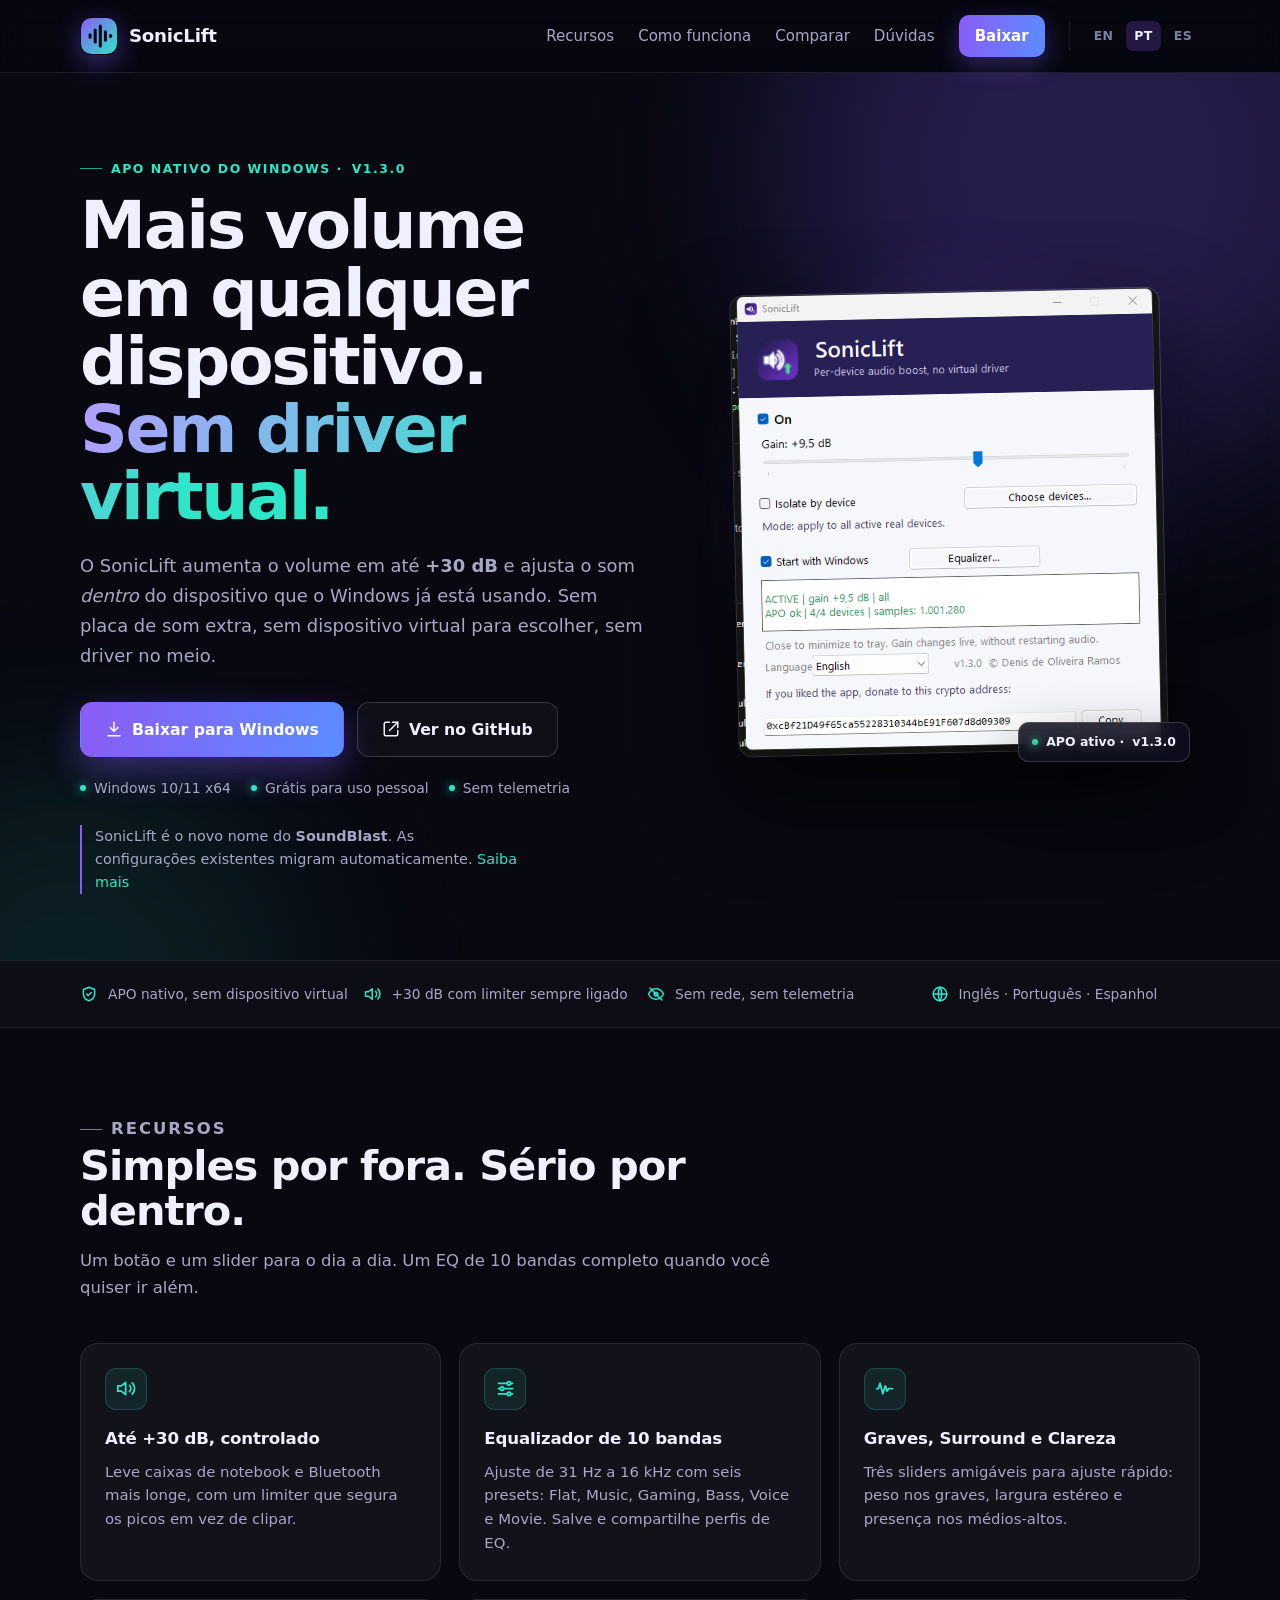
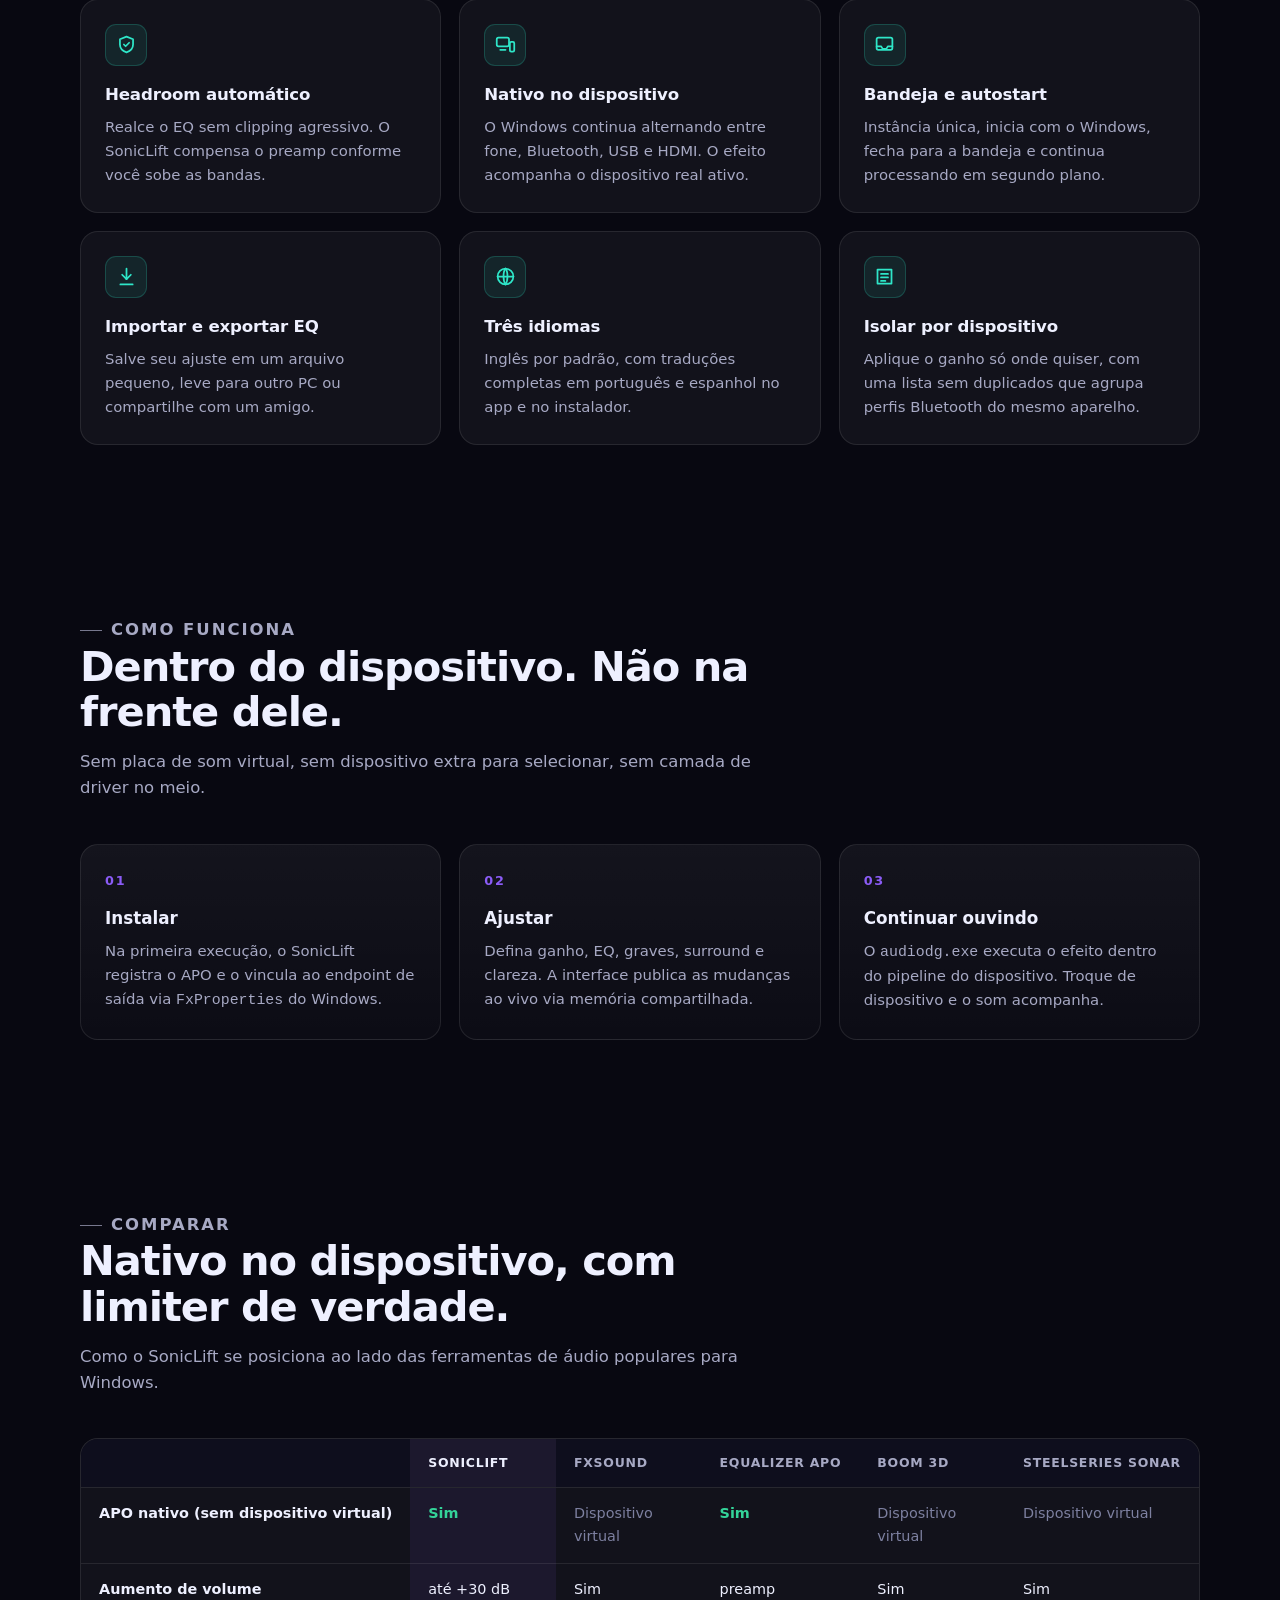
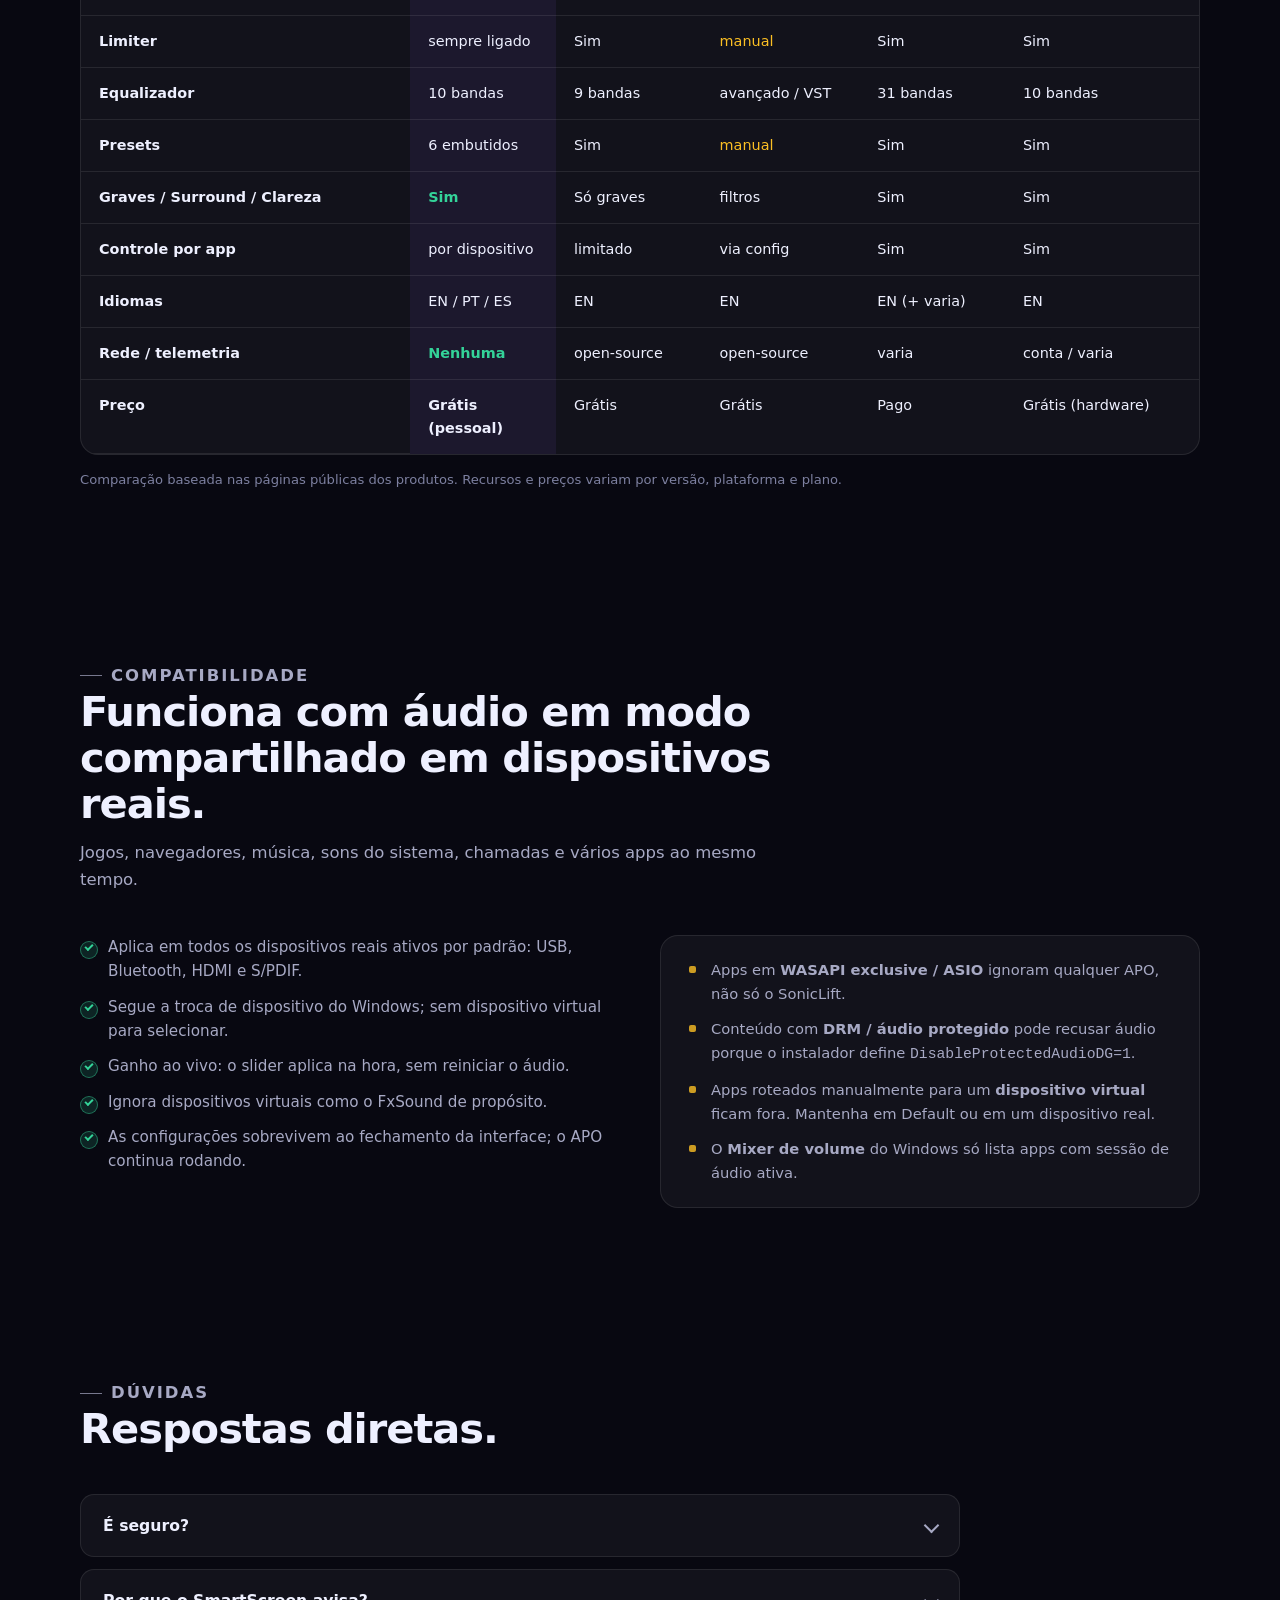
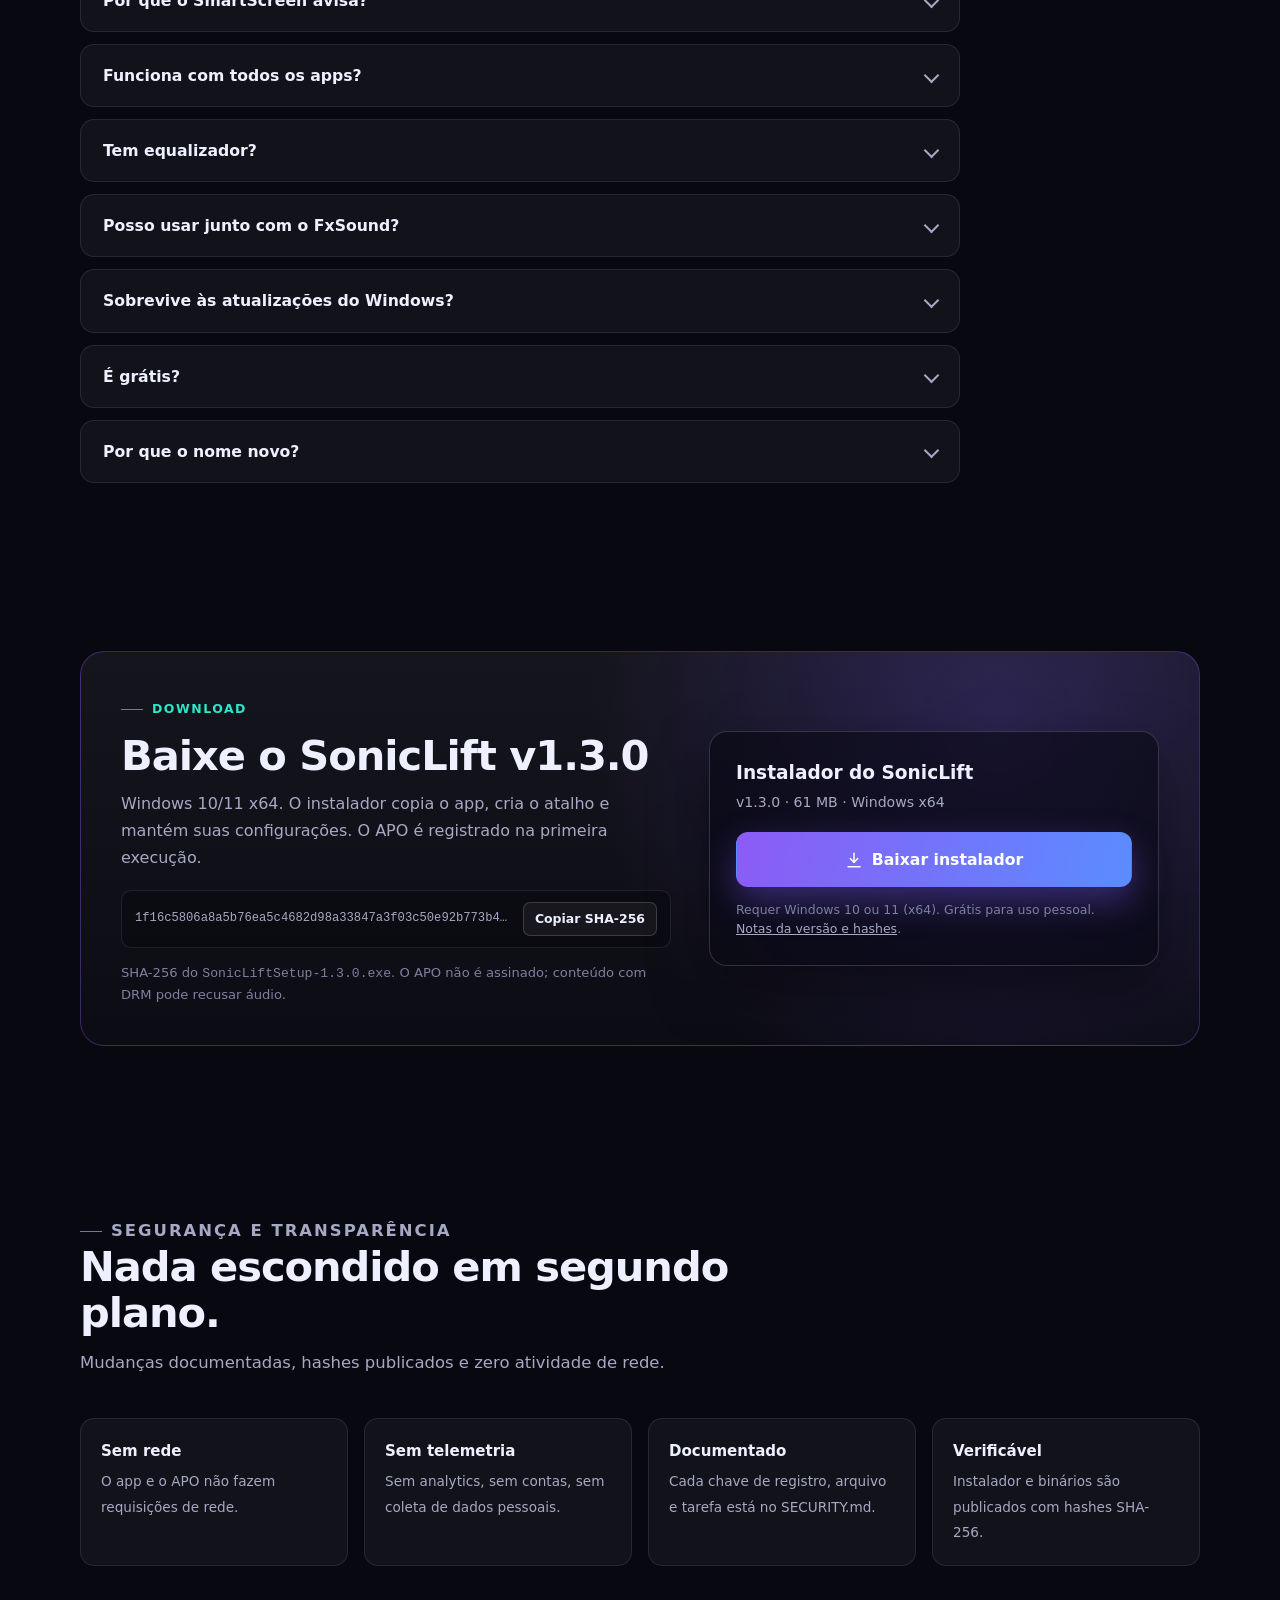
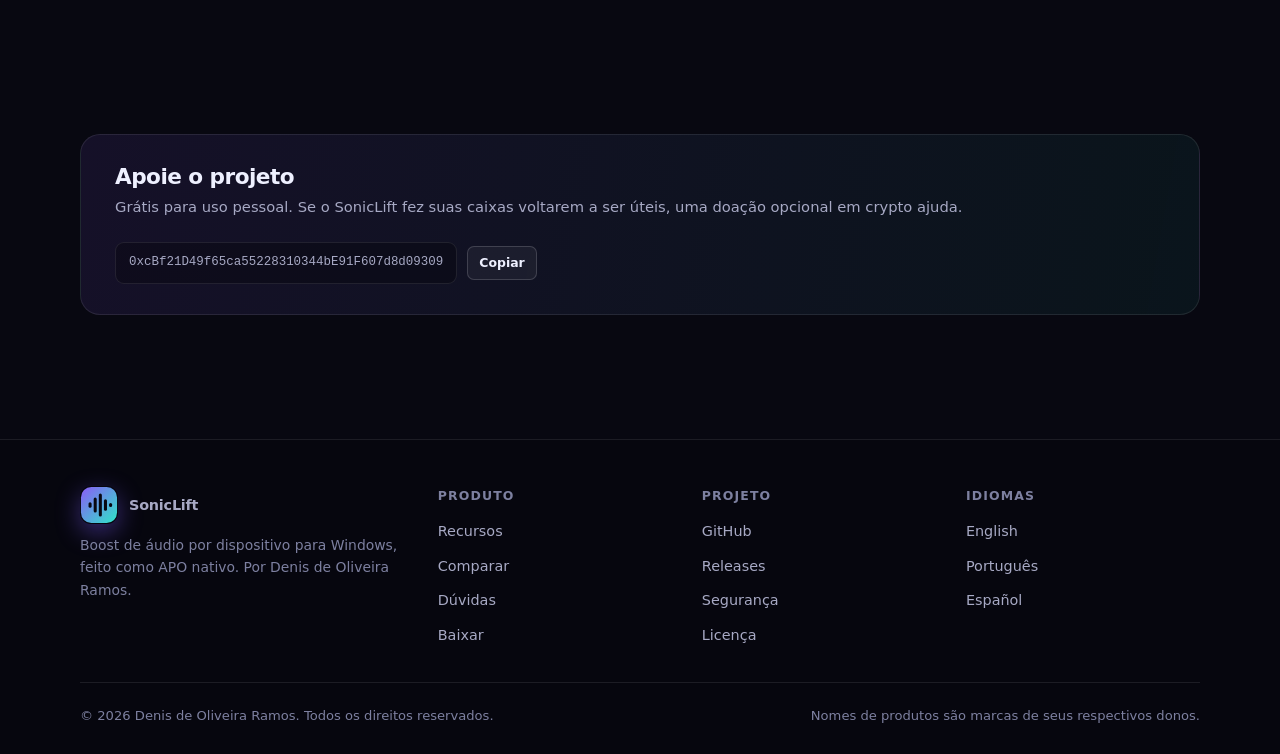
<file: docs/pt/index.html>
<!doctype html>
<html lang="pt-BR">
<head>
  <meta charset="utf-8">
  <meta name="viewport" content="width=device-width, initial-scale=1">
  <script>document.documentElement.classList.add("js");</script>
  <title>SonicLift — Mais volume em qualquer dispositivo, sem driver virtual</title>
  <meta name="description" content="SonicLift é um APO nativo do Windows que aumenta o volume em até +30 dB, com EQ de 10 bandas, graves, surround e clareza. Sem driver virtual, sem telemetria. Grátis para uso pessoal.">
  <meta name="theme-color" content="#080811">
  <link rel="canonical" href="https://denoso1993.github.io/soniclift/pt/">
  <link rel="alternate" hreflang="en" href="https://denoso1993.github.io/soniclift/">
  <link rel="alternate" hreflang="pt" href="https://denoso1993.github.io/soniclift/pt/">
  <link rel="alternate" hreflang="es" href="https://denoso1993.github.io/soniclift/es/">
  <link rel="alternate" hreflang="x-default" href="https://denoso1993.github.io/soniclift/">
  <link rel="icon" href="../assets/favicon.ico" sizes="any">
  <link rel="stylesheet" href="../assets/style.css">
  <link rel="preload" as="image" href="../assets/screenshot.png">

  <meta property="og:type" content="website">
  <meta property="og:site_name" content="SonicLift">
  <meta property="og:title" content="SonicLift — Mais volume em qualquer dispositivo">
  <meta property="og:description" content="APO nativo do Windows. Até +30 dB com limiter, EQ de 10 bandas, graves, surround e clareza. Sem driver virtual, sem telemetria.">
  <meta property="og:url" content="https://denoso1993.github.io/soniclift/pt/">
  <meta property="og:image" content="https://denoso1993.github.io/soniclift/assets/og-pt.jpg">
  <meta property="og:image:width" content="1200">
  <meta property="og:image:height" content="630">
  <meta name="twitter:card" content="summary_large_image">
  <meta name="twitter:title" content="SonicLift — Mais volume em qualquer dispositivo">
  <meta name="twitter:description" content="APO nativo do Windows. +30 dB, EQ de 10 bandas, sem driver virtual, sem telemetria.">
  <meta name="twitter:image" content="https://denoso1993.github.io/soniclift/assets/og-pt.jpg">

  <script type="application/ld+json">
  {
    "@context": "https://schema.org",
    "@type": "SoftwareApplication",
    "name": "SonicLift",
    "operatingSystem": "Windows 10, Windows 11",
    "applicationCategory": "MultimediaApplication",
    "softwareVersion": "1.3.0",
    "downloadUrl": "https://github.com/denoso1993/soniclift/releases/latest",
    "offers": { "@type": "Offer", "price": "0", "priceCurrency": "USD" },
    "author": { "@type": "Person", "name": "Denis de Oliveira Ramos" },
    "description": "APO nativo do Windows que aumenta o volume em até +30 dB com limiter, equalizador de 10 bandas, graves, surround e clareza. Sem driver virtual e sem telemetria."
  }
  </script>
</head>
<body>
  <a class="skip" href="#main">Ir para o conteúdo</a>

  <header class="site-header">
    <div class="wrap">
      <a class="brand" href="../index.html" aria-label="SonicLift — início">
        <svg class="logo-mark" viewBox="0 0 40 40" aria-hidden="true">
          <defs>
            <linearGradient id="lg" x1="0" y1="0" x2="1" y2="1">
              <stop offset="0" stop-color="#8b5cf6"/>
              <stop offset="1" stop-color="#2ee6c8"/>
            </linearGradient>
          </defs>
          <rect x="1" y="1" width="38" height="38" rx="11" fill="url(#lg)"/>
          <g fill="#080811">
            <rect x="9" y="17" width="3.2" height="6" rx="1.6"/>
            <rect x="14.4" y="12" width="3.2" height="16" rx="1.6"/>
            <rect x="19.8" y="8" width="3.2" height="24" rx="1.6"/>
            <rect x="25.2" y="14" width="3.2" height="12" rx="1.6"/>
            <rect x="30.6" y="18" width="3.2" height="4" rx="1.6"/>
          </g>
        </svg>
        <span>SonicLift</span>
      </a>

      <nav class="nav" id="nav" aria-label="Principal">
        <a href="#features">Recursos</a>
        <a href="#how">Como funciona</a>
        <a href="#compare">Comparar</a>
        <a href="#faq">Dúvidas</a>
        <a class="nav-cta" href="#download">Baixar</a>
        <div class="langs" aria-label="Idioma">
          <a href="../index.html" hreflang="en" lang="en">EN</a>
          <a href="index.html" aria-current="page">PT</a>
          <a href="../es/index.html" hreflang="es" lang="es">ES</a>
        </div>
      </nav>

      <button class="nav-toggle" type="button" aria-expanded="false" aria-controls="nav" aria-label="Menu">
        <span></span><span></span><span></span>
      </button>
    </div>
  </header>

  <main id="main">
    <section class="hero">
      <div class="wrap hero-grid">
        <div>
          <p class="eyebrow">APO nativo do Windows · <span data-version>v1.3.0</span></p>
          <h1>Mais volume em qualquer dispositivo.<br><span class="grad">Sem driver virtual.</span></h1>
          <p class="lede">
            O SonicLift aumenta o volume em até <strong>+30 dB</strong> e ajusta o som
            <em>dentro</em> do dispositivo que o Windows já está usando. Sem placa de som extra,
            sem dispositivo virtual para escolher, sem driver no meio.
          </p>

          <div class="actions">
            <a class="btn btn-primary" href="https://github.com/denoso1993/soniclift/releases/download/v1.3.0/SonicLiftSetup-1.3.0.exe">
              <svg viewBox="0 0 24 24" fill="none" stroke="currentColor" stroke-width="2" stroke-linecap="round" stroke-linejoin="round" aria-hidden="true"><path d="M12 3v12"/><path d="m7 10 5 5 5-5"/><path d="M4 21h16"/></svg>
              Baixar para Windows
            </a>
            <a class="btn btn-ghost" href="https://github.com/denoso1993/soniclift">
              <svg viewBox="0 0 24 24" fill="none" stroke="currentColor" stroke-width="2" stroke-linecap="round" stroke-linejoin="round" aria-hidden="true"><path d="M14 3h7v7"/><path d="M10 14 21 3"/><path d="M21 14v5a2 2 0 0 1-2 2H5a2 2 0 0 1-2-2V5a2 2 0 0 1 2-2h5"/></svg>
              Ver no GitHub
            </a>
          </div>

          <ul class="meta">
            <li><span class="dot"></span> Windows 10/11 x64</li>
            <li><span class="dot"></span> Grátis para uso pessoal</li>
            <li><span class="dot"></span> Sem telemetria</li>
          </ul>

          <p class="rename">SonicLift é o novo nome do <strong>SoundBlast</strong>. As configurações existentes migram automaticamente. <a href="#faq">Saiba mais</a></p>
        </div>

        <div class="shot">
          <div class="shot-glow" aria-hidden="true"></div>
          <img src="../assets/screenshot.png" width="516" height="555" alt="Janela principal do SonicLift: ligado, ganho +9,5 dB, APO ativo em 4 de 4 dispositivos" loading="eager" fetchpriority="high">
          <div class="shot-badge"><span class="dot"></span> APO ativo · <span data-version>v1.3.0</span></div>
        </div>
      </div>
    </section>

    <div class="trust">
      <div class="wrap">
        <div class="trust-item">
          <svg viewBox="0 0 24 24" fill="none" stroke="currentColor" stroke-width="2" stroke-linecap="round" stroke-linejoin="round" aria-hidden="true"><path d="M12 3 4.5 6v6c0 4.5 3.2 7.5 7.5 9 4.3-1.5 7.5-4.5 7.5-9V6L12 3Z"/><path d="m9 12 2 2 4-4"/></svg>
          APO nativo, sem dispositivo virtual
        </div>
        <div class="trust-item">
          <svg viewBox="0 0 24 24" fill="none" stroke="currentColor" stroke-width="2" stroke-linecap="round" stroke-linejoin="round" aria-hidden="true"><path d="M11 5 6 9H2v6h4l5 4V5Z"/><path d="M15.5 8.5a5 5 0 0 1 0 7"/><path d="M18.5 5.5a9 9 0 0 1 0 13"/></svg>
          +30 dB com limiter sempre ligado
        </div>
        <div class="trust-item">
          <svg viewBox="0 0 24 24" fill="none" stroke="currentColor" stroke-width="2" stroke-linecap="round" stroke-linejoin="round" aria-hidden="true"><path d="M2 12s3.5-7 10-7 10 7 10 7-3.5 7-10 7S2 12 2 12Z"/><circle cx="12" cy="12" r="2.5"/><path d="m4 4 16 16"/></svg>
          Sem rede, sem telemetria
        </div>
        <div class="trust-item">
          <svg viewBox="0 0 24 24" fill="none" stroke="currentColor" stroke-width="2" stroke-linecap="round" stroke-linejoin="round" aria-hidden="true"><circle cx="12" cy="12" r="9"/><path d="M3 12h18"/><path d="M12 3c3 3.5 3 14 0 18"/><path d="M12 3c-3 3.5-3 14 0 18"/></svg>
          Inglês · Português · Espanhol
        </div>
      </div>
    </div>

    <section id="features" class="wrap">
      <div class="section-head reveal">
        <p class="eyebrow">Recursos</p>
        <h2>Simples por fora. Sério por dentro.</h2>
        <p>Um botão e um slider para o dia a dia. Um EQ de 10 bandas completo quando você quiser ir além.</p>
      </div>

      <div class="features">
        <article class="card reveal">
          <span class="ico"><svg viewBox="0 0 24 24" fill="none" stroke="currentColor" stroke-width="2" stroke-linecap="round" stroke-linejoin="round" aria-hidden="true"><path d="M11 5 6 9H2v6h4l5 4V5Z"/><path d="M15.5 8.5a5 5 0 0 1 0 7"/><path d="M18.5 5.5a9 9 0 0 1 0 13"/></svg></span>
          <h3>Até +30 dB, controlado</h3>
          <p>Leve caixas de notebook e Bluetooth mais longe, com um limiter que segura os picos em vez de clipar.</p>
        </article>

        <article class="card reveal">
          <span class="ico"><svg viewBox="0 0 24 24" fill="none" stroke="currentColor" stroke-width="2" stroke-linecap="round" stroke-linejoin="round" aria-hidden="true"><path d="M4 6h10M18 6h2M4 12h2M10 12h10M4 18h10M18 18h2"/><circle cx="16" cy="6" r="2"/><circle cx="8" cy="12" r="2"/><circle cx="16" cy="18" r="2"/></svg></span>
          <h3>Equalizador de 10 bandas</h3>
          <p>Ajuste de 31 Hz a 16 kHz com seis presets: Flat, Music, Gaming, Bass, Voice e Movie. Salve e compartilhe perfis de EQ.</p>
        </article>

        <article class="card reveal">
          <span class="ico"><svg viewBox="0 0 24 24" fill="none" stroke="currentColor" stroke-width="2" stroke-linecap="round" stroke-linejoin="round" aria-hidden="true"><path d="M3 12h2l2-6 3 12 3-9 2 6 2-3h4"/></svg></span>
          <h3>Graves, Surround e Clareza</h3>
          <p>Três sliders amigáveis para ajuste rápido: peso nos graves, largura estéreo e presença nos médios-altos.</p>
        </article>

        <article class="card reveal">
          <span class="ico"><svg viewBox="0 0 24 24" fill="none" stroke="currentColor" stroke-width="2" stroke-linecap="round" stroke-linejoin="round" aria-hidden="true"><path d="M12 3 4.5 6v6c0 4.5 3.2 7.5 7.5 9 4.3-1.5 7.5-4.5 7.5-9V6L12 3Z"/><path d="m9 12 2 2 4-4"/></svg></span>
          <h3>Headroom automático</h3>
          <p>Realce o EQ sem clipping agressivo. O SonicLift compensa o preamp conforme você sobe as bandas.</p>
        </article>

        <article class="card reveal">
          <span class="ico"><svg viewBox="0 0 24 24" fill="none" stroke="currentColor" stroke-width="2" stroke-linecap="round" stroke-linejoin="round" aria-hidden="true"><rect x="2" y="4" width="14" height="10" rx="2"/><path d="M6 18h6"/><rect x="17" y="9" width="5" height="11" rx="1.5"/></svg></span>
          <h3>Nativo no dispositivo</h3>
          <p>O Windows continua alternando entre fone, Bluetooth, USB e HDMI. O efeito acompanha o dispositivo real ativo.</p>
        </article>

        <article class="card reveal">
          <span class="ico"><svg viewBox="0 0 24 24" fill="none" stroke="currentColor" stroke-width="2" stroke-linecap="round" stroke-linejoin="round" aria-hidden="true"><rect x="3" y="4" width="18" height="14" rx="2"/><path d="M3 14h5l2 3h4l2-3h5"/></svg></span>
          <h3>Bandeja e autostart</h3>
          <p>Instância única, inicia com o Windows, fecha para a bandeja e continua processando em segundo plano.</p>
        </article>

        <article class="card reveal">
          <span class="ico"><svg viewBox="0 0 24 24" fill="none" stroke="currentColor" stroke-width="2" stroke-linecap="round" stroke-linejoin="round" aria-hidden="true"><path d="M12 3v12"/><path d="m7 10 5 5 5-5"/><path d="M5 21h14"/></svg></span>
          <h3>Importar e exportar EQ</h3>
          <p>Salve seu ajuste em um arquivo pequeno, leve para outro PC ou compartilhe com um amigo.</p>
        </article>

        <article class="card reveal">
          <span class="ico"><svg viewBox="0 0 24 24" fill="none" stroke="currentColor" stroke-width="2" stroke-linecap="round" stroke-linejoin="round" aria-hidden="true"><circle cx="12" cy="12" r="9"/><path d="M3 12h18"/><path d="M12 3c3 3.5 3 14 0 18"/><path d="M12 3c-3 3.5-3 14 0 18"/></svg></span>
          <h3>Três idiomas</h3>
          <p>Inglês por padrão, com traduções completas em português e espanhol no app e no instalador.</p>
        </article>

        <article class="card reveal">
          <span class="ico"><svg viewBox="0 0 24 24" fill="none" stroke="currentColor" stroke-width="2" stroke-linecap="round" stroke-linejoin="round" aria-hidden="true"><path d="M4 4h16v16H4z"/><path d="M8 9h8M8 13h8M8 17h5"/></svg></span>
          <h3>Isolar por dispositivo</h3>
          <p>Aplique o ganho só onde quiser, com uma lista sem duplicados que agrupa perfis Bluetooth do mesmo aparelho.</p>
        </article>
      </div>
    </section>

    <section id="how">
      <div class="wrap">
        <div class="section-head reveal">
          <p class="eyebrow">Como funciona</p>
          <h2>Dentro do dispositivo. Não na frente dele.</h2>
          <p>Sem placa de som virtual, sem dispositivo extra para selecionar, sem camada de driver no meio.</p>
        </div>

        <div class="steps">
          <article class="step reveal">
            <h3>Instalar</h3>
            <p>Na primeira execução, o SonicLift registra o APO e o vincula ao endpoint de saída via <code>FxProperties</code> do Windows.</p>
          </article>
          <article class="step reveal">
            <h3>Ajustar</h3>
            <p>Defina ganho, EQ, graves, surround e clareza. A interface publica as mudanças ao vivo via memória compartilhada.</p>
          </article>
          <article class="step reveal">
            <h3>Continuar ouvindo</h3>
            <p>O <code>audiodg.exe</code> executa o efeito dentro do pipeline do dispositivo. Troque de dispositivo e o som acompanha.</p>
          </article>
        </div>
      </div>
    </section>

    <section id="compare" class="wrap">
      <div class="section-head reveal">
        <p class="eyebrow">Comparar</p>
        <h2>Nativo no dispositivo, com limiter de verdade.</h2>
        <p>Como o SonicLift se posiciona ao lado das ferramentas de áudio populares para Windows.</p>
      </div>

      <div class="table-wrap reveal">
        <table>
          <thead>
            <tr>
              <th scope="col"></th>
              <th scope="col" class="own">SonicLift</th>
              <th scope="col">FxSound</th>
              <th scope="col">Equalizer APO</th>
              <th scope="col">Boom 3D</th>
              <th scope="col">SteelSeries Sonar</th>
            </tr>
          </thead>
          <tbody>
            <tr>
              <th scope="row">APO nativo (sem dispositivo virtual)</th>
              <td class="own"><span class="yes">Sim</span></td>
              <td><span class="no">Dispositivo virtual</span></td>
              <td><span class="yes">Sim</span></td>
              <td><span class="no">Dispositivo virtual</span></td>
              <td><span class="no">Dispositivo virtual</span></td>
            </tr>
            <tr>
              <th scope="row">Aumento de volume</th>
              <td class="own">até +30 dB</td>
              <td>Sim</td>
              <td>preamp</td>
              <td>Sim</td>
              <td>Sim</td>
            </tr>
            <tr>
              <th scope="row">Limiter</th>
              <td class="own">sempre ligado</td>
              <td>Sim</td>
              <td><span class="partial">manual</span></td>
              <td>Sim</td>
              <td>Sim</td>
            </tr>
            <tr>
              <th scope="row">Equalizador</th>
              <td class="own">10 bandas</td>
              <td>9 bandas</td>
              <td>avançado / VST</td>
              <td>31 bandas</td>
              <td>10 bandas</td>
            </tr>
            <tr>
              <th scope="row">Presets</th>
              <td class="own">6 embutidos</td>
              <td>Sim</td>
              <td><span class="partial">manual</span></td>
              <td>Sim</td>
              <td>Sim</td>
            </tr>
            <tr>
              <th scope="row">Graves / Surround / Clareza</th>
              <td class="own"><span class="yes">Sim</span></td>
              <td>Só graves</td>
              <td>filtros</td>
              <td>Sim</td>
              <td>Sim</td>
            </tr>
            <tr>
              <th scope="row">Controle por app</th>
              <td class="own">por dispositivo</td>
              <td>limitado</td>
              <td>via config</td>
              <td>Sim</td>
              <td>Sim</td>
            </tr>
            <tr>
              <th scope="row">Idiomas</th>
              <td class="own">EN / PT / ES</td>
              <td>EN</td>
              <td>EN</td>
              <td>EN (+ varia)</td>
              <td>EN</td>
            </tr>
            <tr>
              <th scope="row">Rede / telemetria</th>
              <td class="own"><span class="yes">Nenhuma</span></td>
              <td>open-source</td>
              <td>open-source</td>
              <td>varia</td>
              <td>conta / varia</td>
            </tr>
            <tr>
              <th scope="row">Preço</th>
              <td class="own"><strong>Grátis (pessoal)</strong></td>
              <td>Grátis</td>
              <td>Grátis</td>
              <td>Pago</td>
              <td>Grátis (hardware)</td>
            </tr>
          </tbody>
        </table>
      </div>
      <p class="note">Comparação baseada nas páginas públicas dos produtos. Recursos e preços variam por versão, plataforma e plano.</p>
    </section>

    <section id="compatibility">
      <div class="wrap">
        <div class="section-head reveal">
          <p class="eyebrow">Compatibilidade</p>
          <h2>Funciona com áudio em modo compartilhado em dispositivos reais.</h2>
          <p>Jogos, navegadores, música, sons do sistema, chamadas e vários apps ao mesmo tempo.</p>
        </div>

        <div class="split">
          <ul class="checklist reveal">
            <li>Aplica em todos os dispositivos reais ativos por padrão: USB, Bluetooth, HDMI e S/PDIF.</li>
            <li>Segue a troca de dispositivo do Windows; sem dispositivo virtual para selecionar.</li>
            <li>Ganho ao vivo: o slider aplica na hora, sem reiniciar o áudio.</li>
            <li>Ignora dispositivos virtuais como o FxSound de propósito.</li>
            <li>As configurações sobrevivem ao fechamento da interface; o APO continua rodando.</li>
          </ul>

          <ul class="limits reveal">
            <li>Apps em <strong>WASAPI exclusive / ASIO</strong> ignoram qualquer APO, não só o SonicLift.</li>
            <li>Conteúdo com <strong>DRM / áudio protegido</strong> pode recusar áudio porque o instalador define <code>DisableProtectedAudioDG=1</code>.</li>
            <li>Apps roteados manualmente para um <strong>dispositivo virtual</strong> ficam fora. Mantenha em Default ou em um dispositivo real.</li>
            <li>O <strong>Mixer de volume</strong> do Windows só lista apps com sessão de áudio ativa.</li>
          </ul>
        </div>
      </div>
    </section>

    <section id="faq" class="wrap">
      <div class="section-head reveal">
        <p class="eyebrow">Dúvidas</p>
        <h2>Respostas diretas.</h2>
      </div>

      <div class="faq">
        <details class="reveal">
          <summary>É seguro?</summary>
          <p>O código é proprietário, mas é transparente sobre o que altera. Cada chave de registro, arquivo e tarefa agendada está documentada no <a href="https://github.com/denoso1993/soniclift/blob/main/SECURITY.md">SECURITY.md</a>. Não há acesso à rede, telemetria nem coleta de dados. Confira o hash do instalador antes de executar.</p>
        </details>

        <details class="reveal">
          <summary>Por que o SmartScreen avisa?</summary>
          <p>Os binários ainda não têm assinatura de código, então o Windows mostra o aviso padrão. O instalador é distribuído apenas pela release oficial no GitHub, com hash SHA-256 publicado.</p>
        </details>

        <details class="reveal">
          <summary>Funciona com todos os apps?</summary>
          <p>Processa áudio em modo compartilhado em dispositivos reais: jogos, navegadores, música, sons do sistema e apps de comunicação. Apps em WASAPI exclusive ou ASIO, e apps roteados para dispositivo virtual, são as exceções.</p>
        </details>

        <details class="reveal">
          <summary>Tem equalizador?</summary>
          <p>Sim. EQ de 10 bandas de 31 Hz a 16 kHz com seis presets, além de sliders de Graves, Surround e Clareza e headroom automático. Você também pode importar e exportar perfis de EQ.</p>
        </details>

        <details class="reveal">
          <summary>Posso usar junto com o FxSound?</summary>
          <p>Tecnicamente sim, mas evite rotear apps para o dispositivo virtual do FxSound. Como o SonicLift substitui esse papel, desinstalar o FxSound é recomendado.</p>
        </details>

        <details class="reveal">
          <summary>Sobrevive às atualizações do Windows?</summary>
          <p>Atualizações do Windows e instalações de driver podem redefinir o <code>FxProperties</code>. Se o áudio parar de ser processado, abra o SonicLift e reaplique o APO.</p>
        </details>

        <details class="reveal">
          <summary>É grátis?</summary>
          <p>Grátis para uso pessoal, com doação opcional. Uso comercial exige uma licença separada.</p>
        </details>

        <details class="reveal">
          <summary>Por que o nome novo?</summary>
          <p>SonicLift é o novo nome do SoundBlast. É o mesmo app com uma identidade mais clara. Na primeira execução, configurações, perfis de EQ e vínculos de dispositivo são migrados automaticamente.</p>
        </details>
      </div>
    </section>

    <section id="download" class="wrap">
      <div class="download reveal">
        <div class="download-grid">
          <div>
            <p class="eyebrow">Download</p>
            <h2>Baixe o SonicLift <span data-version>v1.3.0</span></h2>
            <p class="lede">Windows 10/11 x64. O instalador copia o app, cria o atalho e mantém suas configurações. O APO é registrado na primeira execução.</p>

            <div class="hash-box">
              <code>1f16c5806a8a5b76ea5c4682d98a33847a3f03c50e92b773b45222ce62a76ea8</code>
              <button class="copy-btn" type="button" data-copy="1f16c5806a8a5b76ea5c4682d98a33847a3f03c50e92b773b45222ce62a76ea8" data-copied="Copiado">Copiar SHA-256</button>
            </div>
            <p class="note">SHA-256 do <code>SonicLiftSetup-1.3.0.exe</code>. O APO não é assinado; conteúdo com DRM pode recusar áudio.</p>
          </div>

          <div class="download-card">
            <h3>Instalador do SonicLift</h3>
            <p class="sub"><span data-version>v1.3.0</span> · 61 MB · Windows x64</p>
            <a class="btn btn-primary" href="https://github.com/denoso1993/soniclift/releases/download/v1.3.0/SonicLiftSetup-1.3.0.exe">
              <svg viewBox="0 0 24 24" fill="none" stroke="currentColor" stroke-width="2" stroke-linecap="round" stroke-linejoin="round" aria-hidden="true"><path d="M12 3v12"/><path d="m7 10 5 5 5-5"/><path d="M4 21h16"/></svg>
              Baixar instalador
            </a>
            <p class="fine">Requer Windows 10 ou 11 (x64). Grátis para uso pessoal. <a href="https://github.com/denoso1993/soniclift/releases">Notas da versão e hashes</a>.</p>
          </div>
        </div>
      </div>
    </section>

    <section id="security" class="wrap">
      <div class="section-head reveal">
        <p class="eyebrow">Segurança e transparência</p>
        <h2>Nada escondido em segundo plano.</h2>
        <p>Mudanças documentadas, hashes publicados e zero atividade de rede.</p>
      </div>

      <div class="cards-4">
        <div class="mini reveal"><strong>Sem rede</strong><span>O app e o APO não fazem requisições de rede.</span></div>
        <div class="mini reveal"><strong>Sem telemetria</strong><span>Sem analytics, sem contas, sem coleta de dados pessoais.</span></div>
        <div class="mini reveal"><strong>Documentado</strong><span>Cada chave de registro, arquivo e tarefa está no SECURITY.md.</span></div>
        <div class="mini reveal"><strong>Verificável</strong><span>Instalador e binários são publicados com hashes SHA-256.</span></div>
      </div>
    </section>

    <section class="wrap">
      <div class="donate reveal">
        <div>
          <h2>Apoie o projeto</h2>
          <p>Grátis para uso pessoal. Se o SonicLift fez suas caixas voltarem a ser úteis, uma doação opcional em crypto ajuda.</p>
        </div>
        <div class="wallet">
          <code>0xcBf21D49f65ca55228310344bE91F607d8d09309</code>
          <button class="copy-btn" type="button" data-copy="0xcBf21D49f65ca55228310344bE91F607d8d09309" data-copied="Copiado">Copiar</button>
        </div>
      </div>
    </section>
  </main>

  <footer class="footer">
    <div class="wrap">
      <div class="footer-grid">
        <div>
          <a class="brand" href="../index.html">
            <svg class="logo-mark" viewBox="0 0 40 40" aria-hidden="true">
              <defs>
                <linearGradient id="lg2" x1="0" y1="0" x2="1" y2="1">
                  <stop offset="0" stop-color="#8b5cf6"/>
                  <stop offset="1" stop-color="#2ee6c8"/>
                </linearGradient>
              </defs>
              <rect x="1" y="1" width="38" height="38" rx="11" fill="url(#lg2)"/>
              <g fill="#080811">
                <rect x="9" y="17" width="3.2" height="6" rx="1.6"/>
                <rect x="14.4" y="12" width="3.2" height="16" rx="1.6"/>
                <rect x="19.8" y="8" width="3.2" height="24" rx="1.6"/>
                <rect x="25.2" y="14" width="3.2" height="12" rx="1.6"/>
                <rect x="30.6" y="18" width="3.2" height="4" rx="1.6"/>
              </g>
            </svg>
            <span>SonicLift</span>
          </a>
          <p>Boost de áudio por dispositivo para Windows, feito como APO nativo. Por Denis de Oliveira Ramos.</p>
        </div>

        <div>
          <h4>Produto</h4>
          <ul>
            <li><a href="#features">Recursos</a></li>
            <li><a href="#compare">Comparar</a></li>
            <li><a href="#faq">Dúvidas</a></li>
            <li><a href="#download">Baixar</a></li>
          </ul>
        </div>

        <div>
          <h4>Projeto</h4>
          <ul>
            <li><a href="https://github.com/denoso1993/soniclift">GitHub</a></li>
            <li><a href="https://github.com/denoso1993/soniclift/releases">Releases</a></li>
            <li><a href="https://github.com/denoso1993/soniclift/blob/main/SECURITY.md">Segurança</a></li>
            <li><a href="https://github.com/denoso1993/soniclift/blob/main/LICENSE">Licença</a></li>
          </ul>
        </div>

        <div>
          <h4>Idiomas</h4>
          <ul>
            <li><a href="../index.html" hreflang="en" lang="en">English</a></li>
            <li><a href="index.html" aria-current="page">Português</a></li>
            <li><a href="../es/index.html" hreflang="es" lang="es">Español</a></li>
          </ul>
        </div>
      </div>

      <div class="footer-bottom">
        <span>© <span data-year>2026</span> Denis de Oliveira Ramos. Todos os direitos reservados.</span>
        <span>Nomes de produtos são marcas de seus respectivos donos.</span>
      </div>
    </div>
  </footer>

  <script src="../assets/app.js" defer></script>
</body>
</html>
</file>
<file: docs/assets/style.css>
:root {
  --bg: #080811;
  --bg-2: #0e0e1e;
  --panel: rgba(255, 255, 255, 0.045);
  --panel-2: rgba(255, 255, 255, 0.07);
  --text: #eef0ff;
  --muted: #a7a9c4;
  --muted-2: #7d80a0;
  --accent: #8b5cf6;
  --accent-2: #2ee6c8;
  --accent-3: #5b8cff;
  --border: rgba(255, 255, 255, 0.09);
  --border-strong: rgba(255, 255, 255, 0.16);
  --good: #34d399;
  --warn: #fbbf24;
  --radius: 18px;
  --wrap: 1120px;
  --shadow: 0 24px 60px rgba(0, 0, 0, 0.45);
}

* { box-sizing: border-box; }

html {
  scroll-behavior: smooth;
  scroll-padding-top: 92px;
  -webkit-text-size-adjust: 100%;
}

body {
  margin: 0;
  background: var(--bg);
  color: var(--text);
  font-family: "Segoe UI", system-ui, -apple-system, "Helvetica Neue", Arial, sans-serif;
  font-size: 16px;
  line-height: 1.6;
  overflow-x: hidden;
  -webkit-font-smoothing: antialiased;
}

img { max-width: 100%; display: block; }
a { color: inherit; }
button { font: inherit; }

::selection { background: rgba(139, 92, 246, 0.45); color: #fff; }

.wrap {
  width: min(var(--wrap), 92vw);
  margin-inline: auto;
}

.skip {
  position: absolute;
  left: -999px;
  top: 8px;
  z-index: 100;
  background: #fff;
  color: #000;
  padding: 10px 16px;
  border-radius: 8px;
}
.skip:focus { left: 12px; }

/* ---------- Header ---------- */

.site-header {
  position: sticky;
  top: 0;
  z-index: 50;
  background: rgba(8, 8, 17, 0.74);
  border-bottom: 1px solid var(--border);
  backdrop-filter: blur(16px);
  -webkit-backdrop-filter: blur(16px);
}

.site-header .wrap {
  display: flex;
  align-items: center;
  gap: 22px;
  height: 72px;
}

.brand {
  display: flex;
  align-items: center;
  gap: 11px;
  text-decoration: none;
  font-weight: 700;
  font-size: 1.14rem;
  letter-spacing: -0.015em;
  white-space: nowrap;
}

.logo-mark {
  width: 38px;
  height: 38px;
  flex: none;
  border-radius: 11px;
  box-shadow: 0 8px 24px rgba(124, 92, 255, 0.42);
}

.nav {
  margin-left: auto;
  display: flex;
  align-items: center;
  gap: 24px;
}

.nav a {
  color: var(--muted);
  text-decoration: none;
  font-size: 0.94rem;
  font-weight: 500;
  transition: color 0.18s ease;
}

.nav a:hover { color: var(--text); }

.nav .nav-cta {
  color: #fff;
  background: linear-gradient(100deg, var(--accent), var(--accent-3));
  padding: 9px 16px;
  border-radius: 10px;
  font-weight: 600;
  box-shadow: 0 8px 22px rgba(124, 92, 255, 0.35);
}

.langs {
  display: flex;
  gap: 5px;
  padding-left: 16px;
  border-left: 1px solid var(--border);
}

.langs a {
  font-size: 0.78rem;
  font-weight: 600;
  letter-spacing: 0.03em;
  text-decoration: none;
  color: var(--muted-2);
  padding: 5px 8px;
  border-radius: 7px;
}

.langs a:hover { color: var(--text); background: rgba(255, 255, 255, 0.06); }
.langs a[aria-current="page"] { color: var(--text); background: rgba(139, 92, 246, 0.22); }

.nav-toggle {
  display: none;
  margin-left: auto;
  width: 42px;
  height: 42px;
  border-radius: 10px;
  border: 1px solid var(--border);
  background: var(--panel);
  color: var(--text);
  cursor: pointer;
}

.nav-toggle span {
  display: block;
  width: 18px;
  height: 2px;
  margin: 4px auto;
  background: currentColor;
  border-radius: 2px;
}

/* ---------- Hero ---------- */

.hero {
  position: relative;
  padding: 78px 0 66px;
  overflow: hidden;
}

.hero::before,
.hero::after {
  content: "";
  position: absolute;
  border-radius: 50%;
  pointer-events: none;
  filter: blur(90px);
}

.hero::before {
  width: 620px;
  height: 620px;
  top: -220px;
  right: -120px;
  background: rgba(124, 92, 255, 0.24);
}

.hero::after {
  width: 460px;
  height: 460px;
  bottom: -260px;
  left: -160px;
  background: rgba(46, 230, 200, 0.1);
}

.hero-grid {
  position: relative;
  z-index: 1;
  display: grid;
  grid-template-columns: 1.06fr 0.94fr;
  gap: 54px;
  align-items: center;
}

.hero-grid > * { min-width: 0; }
.split > *, .download-grid > *, .footer-grid > * { min-width: 0; }

.eyebrow {
  display: inline-flex;
  align-items: center;
  gap: 9px;
  font-size: 0.78rem;
  font-weight: 700;
  letter-spacing: 0.12em;
  text-transform: uppercase;
  color: var(--accent-2);
  margin: 0 0 14px;
}

.eyebrow::before {
  content: "";
  width: 22px;
  height: 1px;
  background: currentColor;
  opacity: 0.7;
}

h1 {
  margin: 0 0 20px;
  font-size: clamp(2.55rem, 5.2vw, 4.15rem);
  line-height: 1.02;
  letter-spacing: -0.035em;
  font-weight: 800;
}

h1 .grad {
  background: linear-gradient(100deg, #b39dff 0%, var(--accent-2) 78%);
  -webkit-background-clip: text;
  background-clip: text;
  color: transparent;
}

.lede {
  margin: 0;
  max-width: 56ch;
  color: var(--muted);
  font-size: 1.12rem;
  line-height: 1.68;
}

.actions {
  display: flex;
  flex-wrap: wrap;
  gap: 13px;
  margin: 30px 0 20px;
}

.btn {
  display: inline-flex;
  align-items: center;
  justify-content: center;
  gap: 9px;
  padding: 14px 24px;
  border-radius: 12px;
  border: 1px solid transparent;
  font-weight: 600;
  font-size: 0.98rem;
  text-decoration: none;
  cursor: pointer;
  transition: transform 0.18s ease, box-shadow 0.18s ease, border-color 0.18s ease;
}

.btn:hover { transform: translateY(-2px); }
.btn:active { transform: translateY(0); }

.btn-primary {
  background: linear-gradient(100deg, var(--accent), var(--accent-3));
  color: #fff;
  box-shadow: 0 14px 34px rgba(124, 92, 255, 0.38);
}

.btn-primary:hover { box-shadow: 0 18px 40px rgba(124, 92, 255, 0.5); }

.btn-ghost {
  border-color: var(--border-strong);
  background: rgba(255, 255, 255, 0.03);
  color: var(--text);
}

.btn-ghost:hover { border-color: rgba(255, 255, 255, 0.3); }

.btn svg { width: 18px; height: 18px; }

.meta {
  display: flex;
  flex-wrap: wrap;
  gap: 8px 20px;
  margin: 0;
  padding: 0;
  list-style: none;
  color: var(--muted);
  font-size: 0.87rem;
}

.meta li { display: flex; align-items: center; gap: 8px; }

.dot {
  width: 6px;
  height: 6px;
  border-radius: 50%;
  background: var(--accent-2);
  box-shadow: 0 0 10px rgba(46, 230, 200, 0.8);
  flex: none;
}

.rename {
  margin: 26px 0 0;
  padding-left: 13px;
  border-left: 2px solid var(--accent);
  color: var(--muted);
  font-size: 0.9rem;
  max-width: 48ch;
}

.rename a { color: var(--accent-2); text-decoration: none; }
.rename a:hover { text-decoration: underline; }

/* ---------- Screenshot ---------- */

.shot {
  position: relative;
  display: flex;
  justify-content: center;
  align-items: center;
  padding: 18px;
}

.shot-glow {
  position: absolute;
  inset: -6% -4%;
  z-index: 0;
  background: radial-gradient(circle at 50% 45%, rgba(124, 92, 255, 0.4), transparent 62%);
  filter: blur(24px);
}

.shot img {
  position: relative;
  z-index: 1;
  width: min(100%, 430px);
  height: auto;
  border-radius: 14px;
  border: 1px solid rgba(255, 255, 255, 0.16);
  box-shadow: 0 40px 90px rgba(0, 0, 0, 0.6);
  transform: rotate(-1.2deg);
}

.shot-badge {
  position: absolute;
  z-index: 2;
  right: 2%;
  bottom: 2%;
  display: flex;
  align-items: center;
  gap: 8px;
  padding: 9px 13px;
  border-radius: 11px;
  background: rgba(14, 14, 30, 0.86);
  border: 1px solid var(--border-strong);
  box-shadow: var(--shadow);
  font-size: 0.78rem;
  font-weight: 600;
  color: var(--text);
  backdrop-filter: blur(10px);
}

.shot-badge .dot { background: var(--good); box-shadow: 0 0 10px rgba(52, 211, 153, 0.9); }

/* ---------- Trust strip ---------- */

.trust {
  border-block: 1px solid var(--border);
  background: rgba(255, 255, 255, 0.018);
}

.trust .wrap {
  display: grid;
  grid-template-columns: repeat(4, 1fr);
  gap: 14px;
  padding: 22px 0;
}

.trust-item {
  display: flex;
  align-items: center;
  gap: 10px;
  color: var(--muted);
  font-size: 0.86rem;
  font-weight: 500;
}

.trust-item svg { width: 18px; height: 18px; color: var(--accent-2); flex: none; }

/* ---------- Sections ---------- */

section { padding: 84px 0; }

.section-head { max-width: 720px; margin-bottom: 42px; }

h2 {
  margin: 0 0 14px;
  font-size: clamp(1.85rem, 3.4vw, 2.6rem);
  line-height: 1.1;
  letter-spacing: -0.025em;
  font-weight: 800;
}

.section-head p {
  margin: 0;
  color: var(--muted);
  font-size: 1.03rem;
}

/* ---------- Features ---------- */

.features {
  display: grid;
  grid-template-columns: repeat(3, 1fr);
  gap: 18px;
}

.card {
  position: relative;
  padding: 24px;
  border-radius: var(--radius);
  border: 1px solid var(--border);
  background: var(--panel);
  transition: transform 0.2s ease, border-color 0.2s ease, background 0.2s ease;
  overflow: hidden;
}

.card::after {
  content: "";
  position: absolute;
  inset: 0 0 auto;
  height: 1px;
  background: linear-gradient(90deg, transparent, rgba(139, 92, 246, 0.7), transparent);
  opacity: 0;
  transition: opacity 0.2s ease;
}

.card:hover {
  transform: translateY(-3px);
  border-color: rgba(139, 92, 246, 0.42);
  background: var(--panel-2);
}

.card:hover::after { opacity: 1; }

.card .ico {
  display: inline-flex;
  align-items: center;
  justify-content: center;
  width: 42px;
  height: 42px;
  margin-bottom: 16px;
  border-radius: 11px;
  color: var(--accent-2);
  background: rgba(46, 230, 200, 0.09);
  border: 1px solid rgba(46, 230, 200, 0.2);
}

.card .ico svg { width: 21px; height: 21px; }

.card h3 {
  margin: 0 0 8px;
  font-size: 1.04rem;
  letter-spacing: -0.01em;
}

.card p {
  margin: 0;
  color: var(--muted);
  font-size: 0.93rem;
  line-height: 1.6;
}

/* ---------- Steps ---------- */

.steps {
  display: grid;
  grid-template-columns: repeat(3, 1fr);
  gap: 18px;
  counter-reset: step;
}

.step {
  position: relative;
  padding: 26px 24px;
  border-radius: var(--radius);
  border: 1px solid var(--border);
  background: linear-gradient(180deg, rgba(255, 255, 255, 0.05), rgba(255, 255, 255, 0.02));
}

.step::before {
  counter-increment: step;
  content: "0" counter(step);
  display: block;
  margin-bottom: 14px;
  font-size: 0.8rem;
  font-weight: 800;
  letter-spacing: 0.14em;
  color: var(--accent);
}

.step h3 { margin: 0 0 8px; font-size: 1.05rem; }
.step p { margin: 0; color: var(--muted); font-size: 0.93rem; }

/* ---------- Comparison ---------- */

.table-wrap {
  overflow-x: auto;
  border: 1px solid var(--border);
  border-radius: var(--radius);
  background: var(--panel);
  -webkit-overflow-scrolling: touch;
}

table {
  width: 100%;
  min-width: 860px;
  border-collapse: collapse;
  font-size: 0.9rem;
}

th, td {
  padding: 14px 18px;
  text-align: left;
  border-bottom: 1px solid var(--border);
  vertical-align: top;
}

thead th {
  position: sticky;
  top: 0;
  background: rgba(14, 14, 30, 0.94);
  color: var(--muted);
  font-size: 0.78rem;
  font-weight: 700;
  letter-spacing: 0.06em;
  text-transform: uppercase;
  white-space: nowrap;
}

thead th:first-child { color: var(--muted-2); }
thead th.own { color: var(--text); }

tbody tr:last-child td { border-bottom: 0; }
tbody th {
  font-weight: 600;
  color: var(--text);
  white-space: nowrap;
}

td.own, th.own { background: rgba(139, 92, 246, 0.08); }
tbody tr:hover td, tbody tr:hover th { background: rgba(255, 255, 255, 0.025); }
tbody tr:hover td.own, tbody tr:hover th.own { background: rgba(139, 92, 246, 0.12); }

.yes { color: var(--good); font-weight: 600; }
.no { color: var(--muted-2); }
.partial { color: var(--warn); }

.note {
  margin: 14px 0 0;
  color: var(--muted-2);
  font-size: 0.82rem;
}

/* ---------- Compatibility ---------- */

.split {
  display: grid;
  grid-template-columns: 1fr 1fr;
  gap: 40px;
  align-items: start;
}

.checklist {
  margin: 0;
  padding: 0;
  list-style: none;
  display: grid;
  gap: 11px;
}

.checklist li {
  position: relative;
  padding-left: 28px;
  color: var(--muted);
  font-size: 0.95rem;
}

.checklist li::before {
  content: "";
  position: absolute;
  left: 0;
  top: 6px;
  width: 16px;
  height: 16px;
  border-radius: 50%;
  background: rgba(52, 211, 153, 0.14);
  border: 1px solid rgba(52, 211, 153, 0.45);
}

.checklist li::after {
  content: "";
  position: absolute;
  left: 5px;
  top: 9px;
  width: 6px;
  height: 3px;
  border-left: 2px solid var(--good);
  border-bottom: 2px solid var(--good);
  transform: rotate(-45deg);
}

.limits {
  margin: 0;
  padding: 22px 24px;
  list-style: none;
  display: grid;
  gap: 12px;
  border-radius: var(--radius);
  border: 1px solid var(--border);
  background: var(--panel);
}

.limits li {
  position: relative;
  padding-left: 26px;
  color: var(--muted);
  font-size: 0.92rem;
}

.limits li::before {
  content: "";
  position: absolute;
  left: 4px;
  top: 8px;
  width: 7px;
  height: 7px;
  border-radius: 2px;
  background: var(--warn);
  opacity: 0.8;
}

/* ---------- FAQ ---------- */

.faq { display: grid; gap: 12px; max-width: 880px; }

details {
  border: 1px solid var(--border);
  border-radius: 14px;
  background: var(--panel);
  overflow: hidden;
}

details[open] { border-color: rgba(139, 92, 246, 0.4); background: var(--panel-2); }

summary {
  position: relative;
  padding: 18px 54px 18px 22px;
  cursor: pointer;
  font-weight: 600;
  font-size: 0.98rem;
  list-style: none;
}

summary::-webkit-details-marker { display: none; }

summary::after {
  content: "";
  position: absolute;
  right: 22px;
  top: 50%;
  width: 9px;
  height: 9px;
  margin-top: -6px;
  border-right: 2px solid var(--muted);
  border-bottom: 2px solid var(--muted);
  transform: rotate(45deg);
  transition: transform 0.2s ease;
}

details[open] summary::after { transform: rotate(-135deg); margin-top: -2px; }

details p {
  margin: 0;
  padding: 0 22px 20px;
  color: var(--muted);
  font-size: 0.94rem;
  max-width: 76ch;
}

details p + p { padding-top: 0; }
details a { color: var(--accent-2); text-decoration: none; }
details a:hover { text-decoration: underline; }

/* ---------- Download ---------- */

.download {
  position: relative;
  padding: 40px;
  border-radius: 24px;
  border: 1px solid rgba(139, 92, 246, 0.32);
  background:
    radial-gradient(circle at 82% 18%, rgba(124, 92, 255, 0.24), transparent 42%),
    linear-gradient(180deg, rgba(255, 255, 255, 0.055), rgba(255, 255, 255, 0.02));
  overflow: hidden;
}

.download-grid {
  display: grid;
  grid-template-columns: 1.1fr 0.9fr;
  gap: 38px;
  align-items: center;
}

.download h2 { margin-bottom: 12px; }

.download .lede { font-size: 1rem; }

.hash-box {
  display: flex;
  align-items: center;
  gap: 10px;
  margin: 18px 0 0;
  padding: 11px 13px;
  border-radius: 10px;
  border: 1px solid var(--border);
  background: rgba(0, 0, 0, 0.24);
}

.hash-box code {
  flex: 1;
  min-width: 0;
  overflow: hidden;
  text-overflow: ellipsis;
  white-space: nowrap;
  font-family: ui-monospace, "Cascadia Code", Consolas, monospace;
  font-size: 0.76rem;
  color: var(--muted);
}

.copy-btn {
  flex: none;
  padding: 6px 11px;
  border-radius: 7px;
  border: 1px solid var(--border-strong);
  background: rgba(255, 255, 255, 0.05);
  color: var(--text);
  font-size: 0.78rem;
  font-weight: 600;
  cursor: pointer;
  transition: background 0.18s ease, border-color 0.18s ease;
}

.copy-btn:hover { background: rgba(255, 255, 255, 0.1); border-color: rgba(255, 255, 255, 0.3); }
.copy-btn.copied { color: var(--good); border-color: rgba(52, 211, 153, 0.5); }

.download-card {
  padding: 26px;
  border-radius: 18px;
  border: 1px solid var(--border-strong);
  background: rgba(8, 8, 17, 0.6);
  box-shadow: var(--shadow);
}

.download-card h3 { margin: 0 0 4px; font-size: 1.16rem; }
.download-card .sub { margin: 0 0 18px; color: var(--muted); font-size: 0.88rem; }
.download-card .btn { width: 100%; }
.download-card .fine {
  margin: 14px 0 0;
  color: var(--muted-2);
  font-size: 0.78rem;
  line-height: 1.5;
}

.download-card .fine a { color: var(--muted); text-decoration: underline; }

/* ---------- Security ---------- */

.cards-4 { display: grid; grid-template-columns: repeat(4, 1fr); gap: 16px; }

.mini {
  padding: 20px;
  border-radius: 14px;
  border: 1px solid var(--border);
  background: var(--panel);
}

.mini strong { display: block; margin-bottom: 5px; font-size: 0.94rem; }
.mini span { color: var(--muted); font-size: 0.85rem; }

/* ---------- Donate ---------- */

.donate {
  display: flex;
  flex-wrap: wrap;
  align-items: center;
  justify-content: space-between;
  gap: 24px;
  padding: 30px 34px;
  border-radius: 20px;
  border: 1px solid var(--border);
  background: linear-gradient(100deg, rgba(139, 92, 246, 0.1), rgba(46, 230, 200, 0.06));
}

.donate h2 { font-size: 1.35rem; margin: 0 0 6px; }
.donate p { margin: 0; color: var(--muted); font-size: 0.92rem; }

.wallet {
  display: flex;
  align-items: center;
  gap: 10px;
  flex-wrap: wrap;
}

.wallet code {
  padding: 10px 13px;
  border-radius: 9px;
  border: 1px solid var(--border);
  background: rgba(0, 0, 0, 0.28);
  font-family: ui-monospace, "Cascadia Code", Consolas, monospace;
  font-size: 0.78rem;
  color: var(--muted);
  word-break: break-all;
}

/* ---------- Footer ---------- */

.footer {
  margin-top: 40px;
  border-top: 1px solid var(--border);
  background: rgba(0, 0, 0, 0.2);
  padding: 46px 0 32px;
}

.footer-grid {
  display: grid;
  grid-template-columns: 1.4fr 1fr 1fr 1fr;
  gap: 30px;
}

.footer p { margin: 10px 0 0; color: var(--muted-2); font-size: 0.87rem; max-width: 36ch; }

.footer h4 {
  margin: 0 0 12px;
  font-size: 0.78rem;
  letter-spacing: 0.09em;
  text-transform: uppercase;
  color: var(--muted-2);
}

.footer ul { margin: 0; padding: 0; list-style: none; display: grid; gap: 9px; }
.footer a { color: var(--muted); text-decoration: none; font-size: 0.9rem; }
.footer a:hover { color: var(--text); }

.footer-bottom {
  display: flex;
  flex-wrap: wrap;
  justify-content: space-between;
  gap: 12px;
  margin-top: 34px;
  padding-top: 22px;
  border-top: 1px solid var(--border);
  color: var(--muted-2);
  font-size: 0.82rem;
}

/* ---------- Reveal ---------- */

@keyframes rise {
  from { opacity: 0; transform: translateY(14px); }
  to { opacity: 1; transform: none; }
}

.js .reveal { animation: rise 0.55s ease both; }

/* ---------- Responsive ---------- */

@media (max-width: 960px) {
  .hero-grid { grid-template-columns: 1fr; gap: 42px; }
  .shot { order: -1; padding: 6px; min-width: 0; }
  .shot img { width: min(100%, 360px); }
  .features { grid-template-columns: repeat(2, 1fr); }
  .cards-4 { grid-template-columns: repeat(2, 1fr); }
  .steps { grid-template-columns: 1fr; }
  .split { grid-template-columns: 1fr; gap: 26px; }
  .download-grid { grid-template-columns: 1fr; }
  .footer-grid { grid-template-columns: 1fr 1fr; }
}

@media (max-width: 760px) {
  .site-header .wrap { height: 64px; }
  .nav {
    position: fixed;
    inset: 64px 0 auto;
    z-index: 49;
    display: none;
    flex-direction: column;
    align-items: stretch;
    gap: 4px;
    padding: 14px 4vw 20px;
    background: rgba(8, 8, 17, 0.97);
    border-bottom: 1px solid var(--border);
    backdrop-filter: blur(18px);
  }
  .nav.open { display: flex; }
  .nav a { padding: 12px 14px; border-radius: 9px; font-size: 1rem; }
  .nav a:hover { background: rgba(255, 255, 255, 0.05); }
  .nav .nav-cta { margin-top: 8px; text-align: center; }
  .langs { margin-top: 10px; padding: 12px 0 0; border-left: 0; border-top: 1px solid var(--border); }
  .nav-toggle { display: block; }
  section { padding: 64px 0; }
  .hero { padding: 40px 0 44px; }
  .shot { order: 0; }
  .shot img { width: min(100%, 320px); }
  .shot-badge { right: 4px; bottom: 0; }
  .trust .wrap { grid-template-columns: 1fr 1fr; }
  .features { grid-template-columns: 1fr; }
  .cards-4 { grid-template-columns: 1fr; }
  .download { padding: 26px 22px; }
  .donate { padding: 24px 22px; }
  .footer-grid { grid-template-columns: 1fr; }
  .footer-bottom { flex-direction: column; }
}

@media (prefers-reduced-motion: reduce) {
  html { scroll-behavior: auto; }
  *, *::before, *::after {
    animation-duration: 0.001ms !important;
    animation-iteration-count: 1 !important;
    transition-duration: 0.001ms !important;
  }
  .js .reveal { animation: none; opacity: 1; transform: none; }
}
</file>
